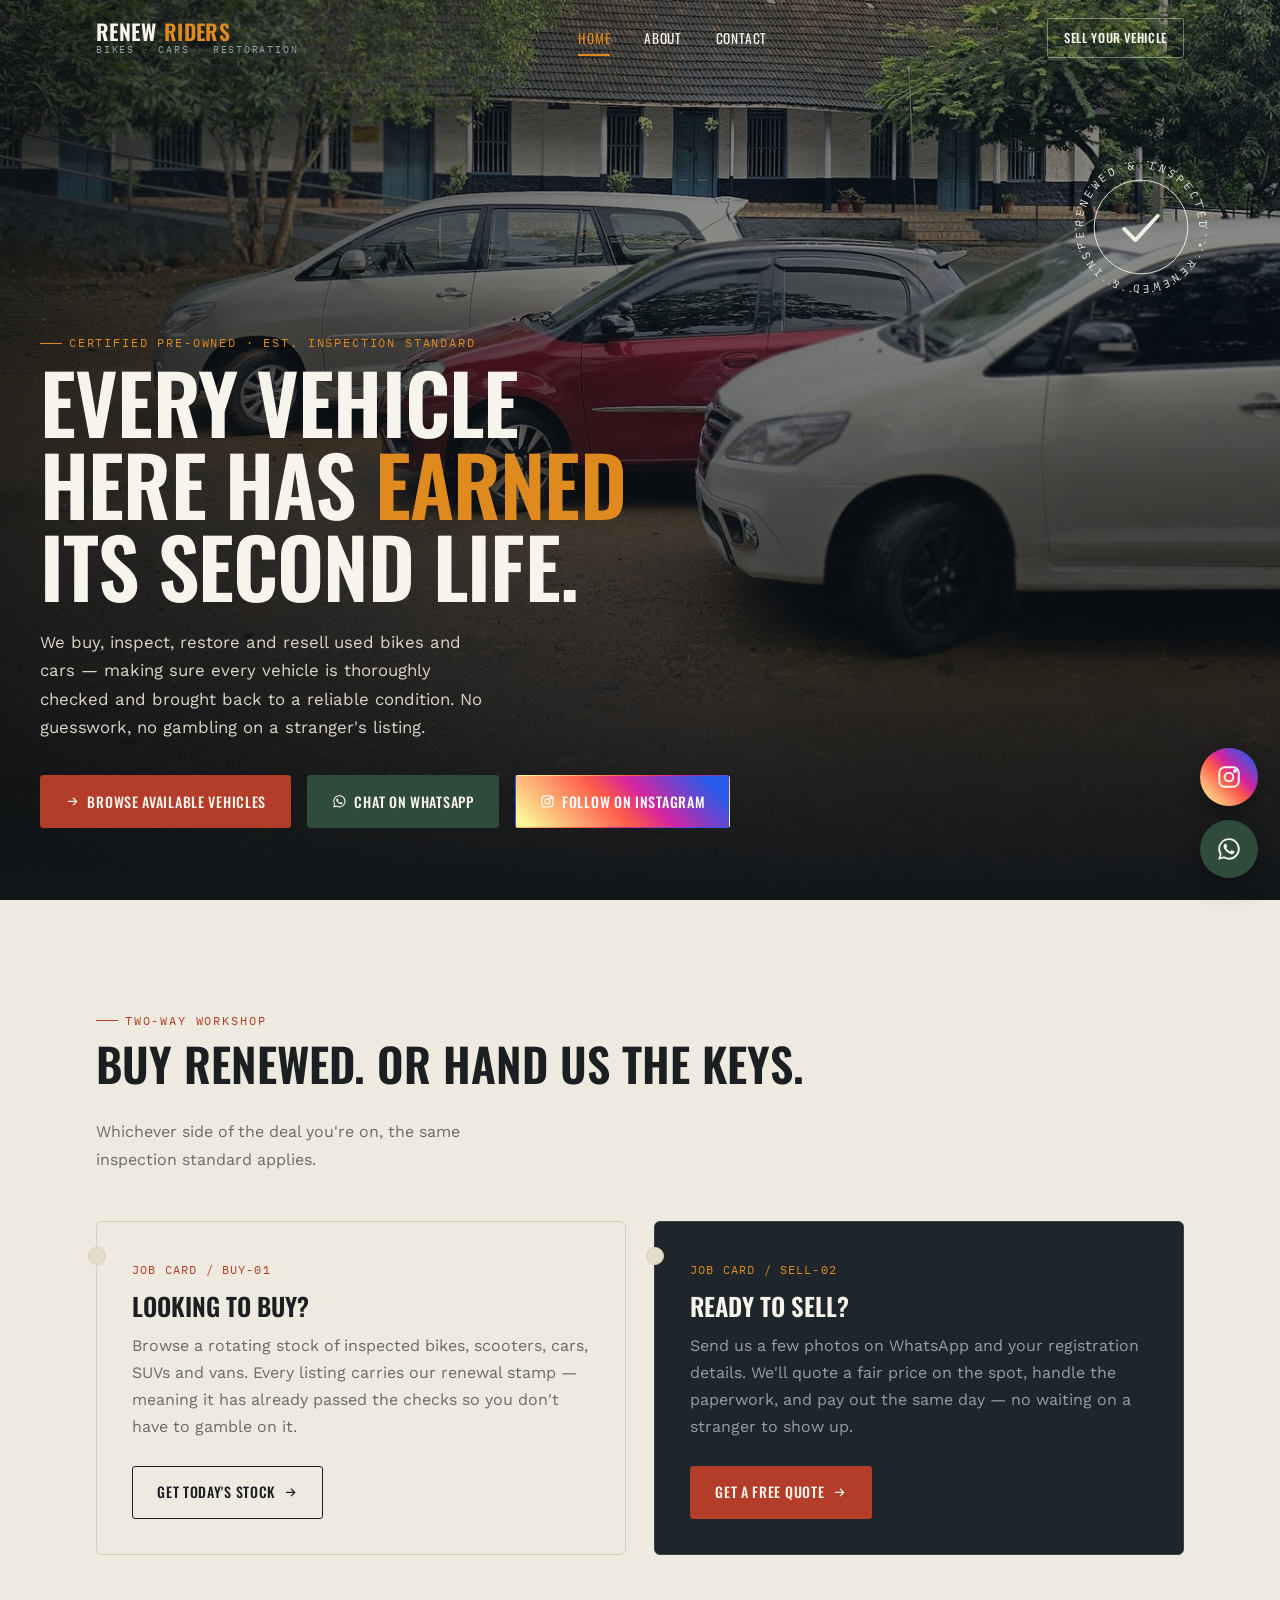
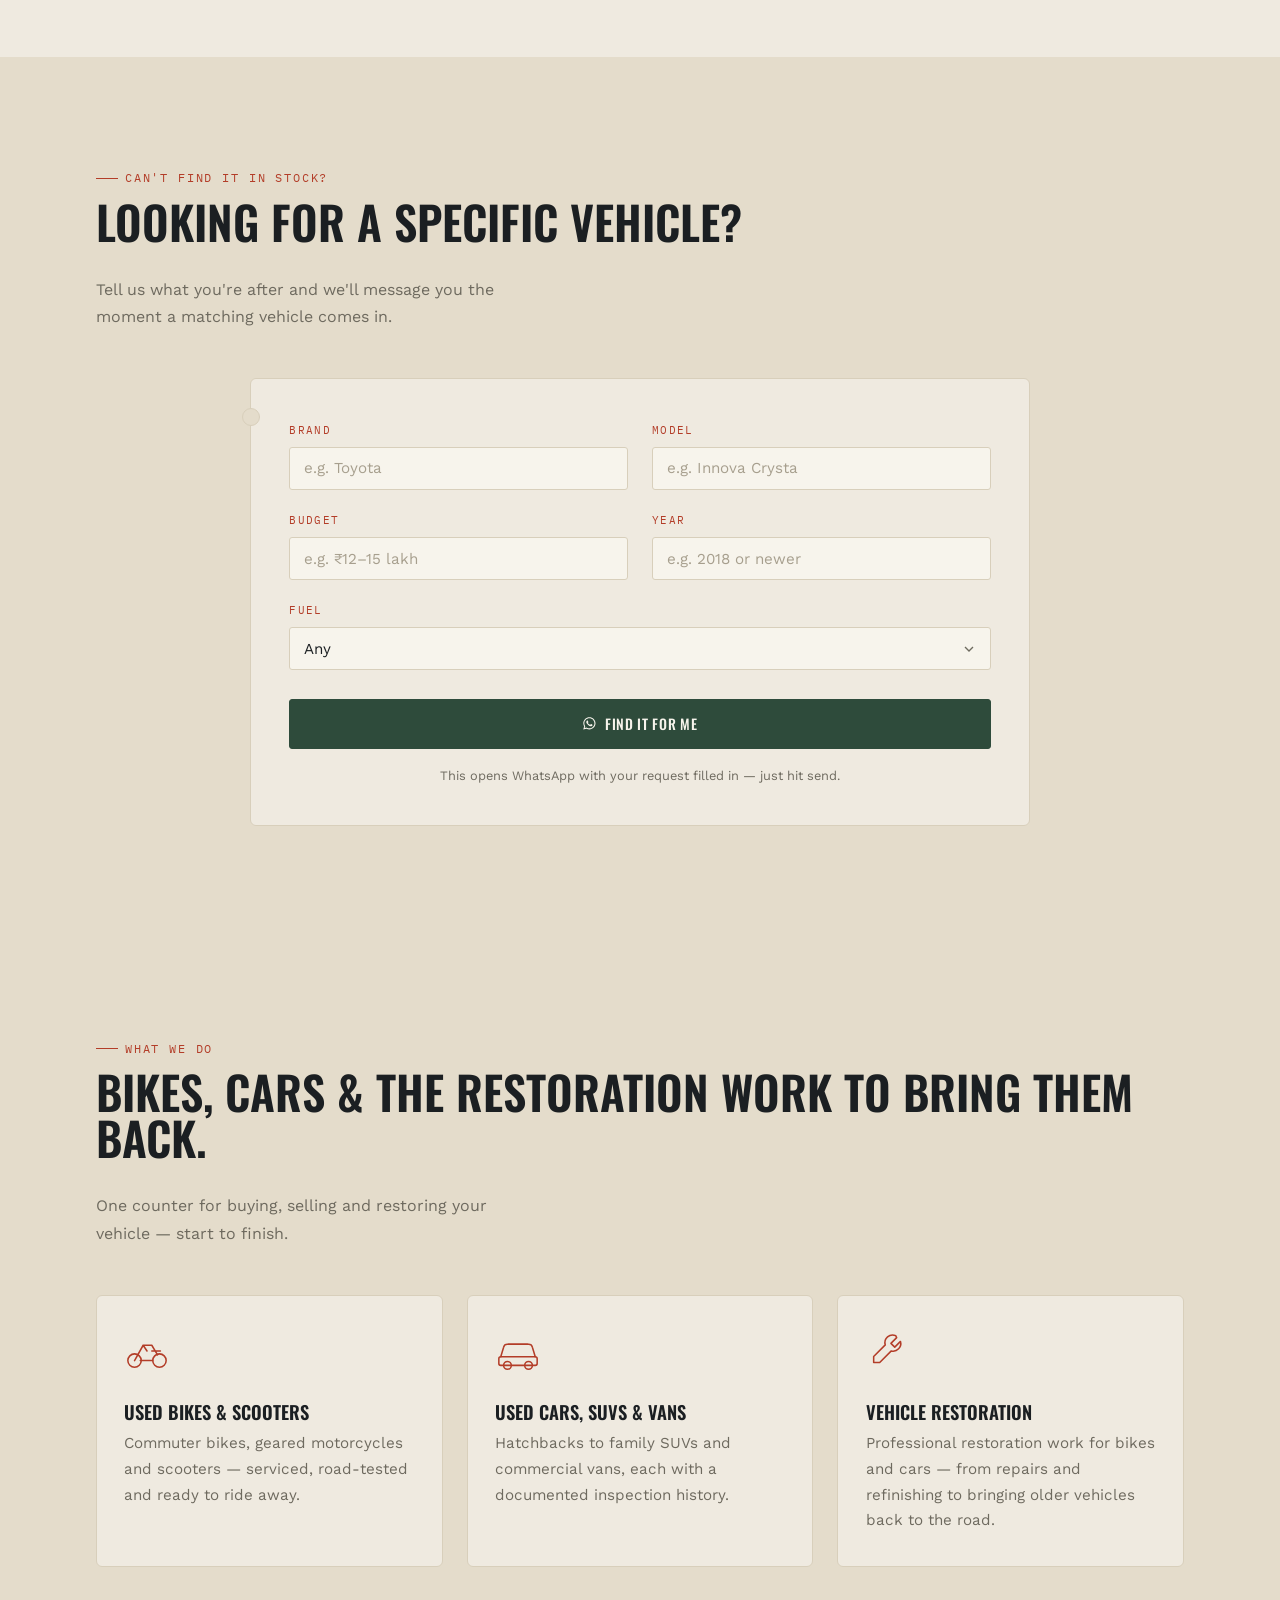
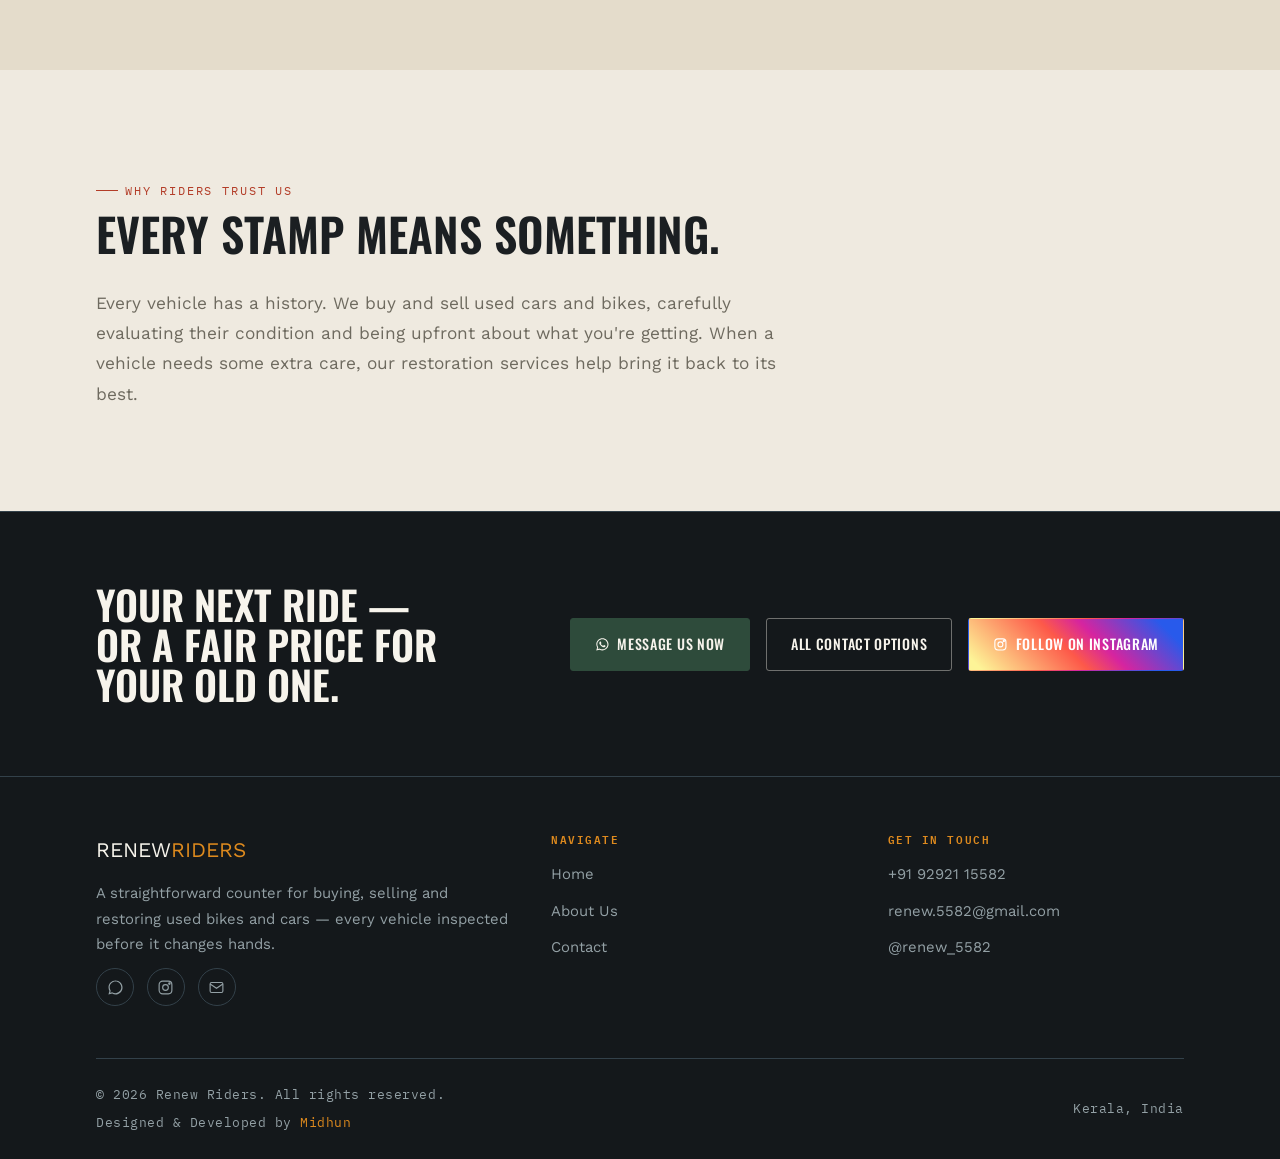
<file: index.html>
<!DOCTYPE html>
<html lang="en">
<head>
<meta charset="UTF-8">
<meta name="viewport" content="width=device-width, initial-scale=1.0">
<title>Renew Riders — Used Bikes, Cars &amp; Vehicle Restoration</title>
<meta name="description" content="Renew Riders buys and sells inspected used bikes and cars, and offers professional vehicle restoration. Every vehicle is thoroughly checked before it reaches you.">
<link rel="icon" href="assets/favicon.svg" type="image/svg+xml">
<link rel="preconnect" href="https://fonts.googleapis.com">
<link rel="preconnect" href="https://fonts.gstatic.com" crossorigin>
<link href="https://fonts.googleapis.com/css2?family=Oswald:wght@400;500;600;700&family=Work+Sans:wght@400;500;600&family=IBM+Plex+Mono:wght@400;500&display=swap" rel="stylesheet">
<link rel="stylesheet" href="css/style.css">
</head>
<body>

<!-- ============ HEADER ============ -->
<header class="site-header">
  <div class="container">
    <a href="index.html" class="brand">
      <span class="brand-mark">RENEW<span>RIDERS</span></span>
      <span class="brand-tag">Bikes · Cars · Restoration</span>
    </a>
    <nav class="nav-links">
      <a href="index.html" class="is-active">Home</a>
      <a href="about.html">About</a>
      <a href="contact.html">Contact</a>
    </nav>
    <div class="nav-cta">
      <a class="btn btn-ghost-dark" href="contact.html">Sell Your Vehicle</a>
      <button class="nav-toggle" aria-label="Open menu" aria-expanded="false">
        <svg class="icon-burger" viewBox="0 0 24 24" fill="none" stroke="currentColor" stroke-width="1.8"><line x1="3" y1="6" x2="21" y2="6"/><line x1="3" y1="12" x2="21" y2="12"/><line x1="3" y1="18" x2="21" y2="18"/></svg>
        <svg class="icon-close" viewBox="0 0 24 24" fill="none" stroke="currentColor" stroke-width="1.8"><line x1="5" y1="5" x2="19" y2="19"/><line x1="19" y1="5" x2="5" y2="19"/></svg>
      </button>
    </div>
  </div>
</header>

<div class="mobile-drawer">
  <a href="index.html" class="is-active">Home</a>
  <a href="about.html">About</a>
  <a href="contact.html">Contact</a>
  <a class="btn btn-primary" href="https://wa.me/919292115582" target="_blank" rel="noopener">Chat on WhatsApp</a>
</div>

<!-- ============ HERO ============ -->
<section class="hero" style="background-image: url('assets/hero-desktop.jpg');">
  <div class="stamp" aria-hidden="true">
    <svg class="stamp-spin" viewBox="0 0 160 160" fill="none">
      <defs>
        <path id="stampCircle" d="M80,80 m-62,0 a62,62 0 1,1 124,0 a62,62 0 1,1 -124,0"/>
      </defs>
      <circle cx="80" cy="80" r="70" stroke="currentColor" stroke-width="1" stroke-dasharray="2 6"/>
      <circle cx="80" cy="80" r="50" stroke="currentColor" stroke-width="1"/>
      <text font-family="IBM Plex Mono, monospace" font-size="11.5" letter-spacing="3" fill="currentColor">
        <textPath href="#stampCircle" startOffset="0%">RENEWED &amp; INSPECTED • RENEWED &amp; INSPECTED •</textPath>
      </text>
    </svg>
    <svg viewBox="0 0 160 160" style="position:absolute; inset:0;">
      <path d="M62 82 l12 12 24 -26" fill="none" stroke="currentColor" stroke-width="4" stroke-linecap="round" stroke-linejoin="round"/>
    </svg>
  </div>

  <div class="hero-inner container">
    <span class="eyebrow on-dark">Certified pre-owned · Est. inspection standard</span>
    <h1>Every vehicle here has <em>earned</em> its second life.</h1>
    <p class="hero-sub">We buy, inspect, restore and resell used bikes and cars — making sure every vehicle is thoroughly checked and brought back to a reliable condition. No guesswork, no gambling on a stranger's listing.</p>
    <div class="hero-actions">
      <a class="btn btn-primary" href="contact.html">
        <svg viewBox="0 0 24 24" fill="none" stroke="currentColor" stroke-width="2"><path d="M5 12h14M13 6l6 6-6 6"/></svg>
        Browse Available Vehicles
      </a>
      <a class="btn btn-whatsapp" href="https://wa.me/919292115582" target="_blank" rel="noopener">
        <svg viewBox="0 0 24 24" fill="currentColor"><path d="M12.04 2C6.58 2 2.13 6.45 2.13 11.91c0 1.75.46 3.45 1.32 4.95L2 22l5.29-1.39a9.9 9.9 0 0 0 4.75 1.21h.01c5.46 0 9.9-4.45 9.9-9.91C21.95 6.45 17.5 2 12.04 2zm0 18.06h-.01a8.2 8.2 0 0 1-4.19-1.15l-.3-.18-3.14.82.84-3.06-.2-.31a8.15 8.15 0 0 1-1.26-4.37c0-4.51 3.68-8.19 8.2-8.19 2.19 0 4.25.85 5.8 2.4a8.13 8.13 0 0 1 2.4 5.8c0 4.52-3.68 8.24-8.14 8.24zm4.5-6.16c-.25-.12-1.47-.72-1.7-.81-.23-.08-.4-.12-.56.13-.17.25-.64.81-.79.97-.14.17-.29.19-.54.06-.25-.12-1.04-.38-1.98-1.22-.73-.65-1.23-1.46-1.37-1.7-.14-.25-.02-.38.11-.51.11-.11.25-.29.37-.43.12-.15.16-.25.24-.42.08-.17.04-.31-.02-.44-.06-.12-.56-1.35-.77-1.85-.2-.48-.41-.42-.56-.43h-.48c-.17 0-.44.06-.67.31s-.88.86-.88 2.1.9 2.44 1.03 2.61c.13.17 1.77 2.7 4.28 3.79.6.26 1.06.41 1.43.53.6.19 1.15.16 1.58.1.48-.07 1.47-.6 1.68-1.18.21-.58.21-1.08.15-1.18-.06-.1-.23-.16-.48-.28z"/></svg>
        Chat on WhatsApp
      </a>
      <a class="btn btn-instagram" href="https://www.instagram.com/renew_5582/" target="_blank" rel="noopener">
        <svg viewBox="0 0 24 24" fill="none" stroke="currentColor" stroke-width="1.8"><rect x="3" y="3" width="18" height="18" rx="5"/><circle cx="12" cy="12" r="4"/><circle cx="17.5" cy="6.5" r="1"/></svg>
        Follow on Instagram
      </a>
    </div>
  </div>
</section>

<!-- ============ BUY / SELL ============ -->
<section class="section">
  <div class="container">
    <div class="section-head reveal">
      <div>
        <span class="eyebrow">Two-way workshop</span>
        <h2>Buy renewed. Or hand&nbsp;us the keys.</h2>
      </div>
      <p>Whichever side of the deal you're on, the same inspection standard applies.</p>
    </div>

    <div class="job-panels">
      <article class="job-card reveal">
        <span class="tag-no">JOB CARD / BUY-01</span>
        <h3>Looking to buy?</h3>
        <p>Browse a rotating stock of inspected bikes, scooters, cars, SUVs and vans. Every listing carries our renewal stamp — meaning it has already passed the checks so you don't have to gamble on it.</p>
        <a class="btn btn-ghost-light" href="contact.html">Get Today's Stock<svg viewBox="0 0 24 24" fill="none" stroke="currentColor" stroke-width="2"><path d="M5 12h14M13 6l6 6-6 6"/></svg></a>
      </article>

      <article class="job-card job-card--dark reveal">
        <span class="tag-no">JOB CARD / SELL-02</span>
        <h3>Ready to sell?</h3>
        <p>Send us a few photos on WhatsApp and your registration details. We'll quote a fair price on the spot, handle the paperwork, and pay out the same day — no waiting on a stranger to show up.</p>
        <a class="btn btn-primary" href="contact.html">Get a Free Quote<svg viewBox="0 0 24 24" fill="none" stroke="currentColor" stroke-width="2"><path d="M5 12h14M13 6l6 6-6 6"/></svg></a>
      </article>
    </div>
  </div>
</section>

<!-- ============ FIND IT FOR ME ============ -->
<section class="section section-paper2">
  <div class="container">
    <div class="section-head reveal">
      <div>
        <span class="eyebrow">Can't find it in stock?</span>
        <h2>Looking for a specific vehicle?</h2>
      </div>
      <p>Tell us what you're after and we'll message you the moment a matching vehicle comes in.</p>
    </div>

    <form class="finder-card reveal" id="finderForm">
      <div class="finder-grid">
        <label class="finder-field">
          <span>Brand</span>
          <input type="text" name="brand" placeholder="e.g. Toyota" required>
        </label>
        <label class="finder-field">
          <span>Model</span>
          <input type="text" name="model" placeholder="e.g. Innova Crysta" required>
        </label>
        <label class="finder-field">
          <span>Budget</span>
          <input type="text" name="budget" placeholder="e.g. ₹12–15 lakh" required>
        </label>
        <label class="finder-field">
          <span>Year</span>
          <input type="text" name="year" placeholder="e.g. 2018 or newer">
        </label>
        <label class="finder-field full">
          <span>Fuel</span>
          <select name="fuel">
            <option value="">Any</option>
            <option>Petrol</option>
            <option>Diesel</option>
            <option>CNG</option>
            <option>Electric</option>
          </select>
        </label>
      </div>
      <button type="submit" class="btn btn-whatsapp btn-block">
        <svg viewBox="0 0 24 24" fill="currentColor"><path d="M12.04 2C6.58 2 2.13 6.45 2.13 11.91c0 1.75.46 3.45 1.32 4.95L2 22l5.29-1.39a9.9 9.9 0 0 0 4.75 1.21h.01c5.46 0 9.9-4.45 9.9-9.91C21.95 6.45 17.5 2 12.04 2zm0 18.06h-.01a8.2 8.2 0 0 1-4.19-1.15l-.3-.18-3.14.82.84-3.06-.2-.31a8.15 8.15 0 0 1-1.26-4.37c0-4.51 3.68-8.19 8.2-8.19 2.19 0 4.25.85 5.8 2.4a8.13 8.13 0 0 1 2.4 5.8c0 4.52-3.68 8.24-8.14 8.24zm4.5-6.16c-.25-.12-1.47-.72-1.7-.81-.23-.08-.4-.12-.56.13-.17.25-.64.81-.79.97-.14.17-.29.19-.54.06-.25-.12-1.04-.38-1.98-1.22-.73-.65-1.23-1.46-1.37-1.7-.14-.25-.02-.38.11-.51.11-.11.25-.29.37-.43.12-.15.16-.25.24-.42.08-.17.04-.31-.02-.44-.06-.12-.56-1.35-.77-1.85-.2-.48-.41-.42-.56-.43h-.48c-.17 0-.44.06-.67.31s-.88.86-.88 2.1.9 2.44 1.03 2.61c.13.17 1.77 2.7 4.28 3.79.6.26 1.06.41 1.43.53.6.19 1.15.16 1.58.1.48-.07 1.47-.6 1.68-1.18.21-.58.21-1.08.15-1.18-.06-.1-.23-.16-.48-.28z"/></svg>
        Find It For Me
      </button>
      <p class="finder-note">This opens WhatsApp with your request filled in — just hit send.</p>
    </form>
  </div>
</section>

<!-- ============ CATEGORIES / SPARE PARTS ============ -->
<section class="section section-paper2">
  <div class="container">
    <div class="section-head reveal">
      <div>
        <span class="eyebrow">What we do</span>
        <h2>Bikes, cars &amp; the restoration work to bring them back.</h2>
      </div>
      <p>One counter for buying, selling and restoring your vehicle — start to finish.</p>
    </div>

    <div class="cat-grid">
      <article class="cat-card reveal">
        <svg class="cat-icon" viewBox="0 0 48 48" fill="none" stroke="currentColor" stroke-width="1.6">
          <circle cx="11" cy="34" r="7"/><circle cx="37" cy="34" r="7"/>
          <path d="M11 34 20 18h9l6 10M20 18l4 6M29 24h9M17 34h13" stroke-linecap="round" stroke-linejoin="round"/>
        </svg>
        <h3>Used Bikes &amp; Scooters</h3>
        <p>Commuter bikes, geared motorcycles and scooters — serviced, road-tested and ready to ride away.</p>
      </article>

      <article class="cat-card reveal">
        <svg class="cat-icon" viewBox="0 0 48 48" fill="none" stroke="currentColor" stroke-width="1.6">
          <path d="M6 30l3-10a4 4 0 0 1 4-3h22a4 4 0 0 1 4 3l3 10" stroke-linecap="round" stroke-linejoin="round"/>
          <rect x="4" y="30" width="40" height="9" rx="2"/>
          <circle cx="13" cy="39" r="4"/><circle cx="35" cy="39" r="4"/>
          <path d="M14 17h20" stroke-linecap="round"/>
        </svg>
        <h3>Used Cars, SUVs &amp; Vans</h3>
        <p>Hatchbacks to family SUVs and commercial vans, each with a documented inspection history.</p>
      </article>

      <article class="cat-card reveal">
        <svg class="cat-icon" viewBox="0 0 48 48" fill="none" stroke="currentColor" stroke-width="1.6">
          <path d="M31 8a8 8 0 0 0-10.9 9.6L8 29.7v6.3h6.3l12.1-12.1A8 8 0 0 0 36 14l-6 6-4-4 6-6z" stroke-linecap="round" stroke-linejoin="round"/>
        </svg>
        <h3>Vehicle Restoration</h3>
        <p>Professional restoration work for bikes and cars — from repairs and refinishing to bringing older vehicles back to the road.</p>
      </article>
    </div>
  </div>
</section>

<!-- ============ EVERY STAMP MEANS SOMETHING ============ -->
<section class="section">
  <div class="container">
    <div class="section-head reveal">
      <div>
        <span class="eyebrow">Why riders trust us</span>
        <h2>Every stamp means something.</h2>
      </div>
    </div>
    <p class="stamp-copy reveal">Every vehicle has a history. We buy and sell used cars and bikes, carefully evaluating their condition and being upfront about what you're getting. When a vehicle needs some extra care, our restoration services help bring it back to its best.</p>
  </div>
</section>

<!-- ============ CTA BAND ============ -->
<section class="cta-band">
  <div class="container">
    <h2>Your next ride — or a fair price for your old one.</h2>
    <div class="cta-actions">
      <a class="btn btn-whatsapp" href="https://wa.me/919292115582" target="_blank" rel="noopener">
        <svg viewBox="0 0 24 24" fill="currentColor"><path d="M12.04 2C6.58 2 2.13 6.45 2.13 11.91c0 1.75.46 3.45 1.32 4.95L2 22l5.29-1.39a9.9 9.9 0 0 0 4.75 1.21h.01c5.46 0 9.9-4.45 9.9-9.91C21.95 6.45 17.5 2 12.04 2zm0 18.06h-.01a8.2 8.2 0 0 1-4.19-1.15l-.3-.18-3.14.82.84-3.06-.2-.31a8.15 8.15 0 0 1-1.26-4.37c0-4.51 3.68-8.19 8.2-8.19 2.19 0 4.25.85 5.8 2.4a8.13 8.13 0 0 1 2.4 5.8c0 4.52-3.68 8.24-8.14 8.24zm4.5-6.16c-.25-.12-1.47-.72-1.7-.81-.23-.08-.4-.12-.56.13-.17.25-.64.81-.79.97-.14.17-.29.19-.54.06-.25-.12-1.04-.38-1.98-1.22-.73-.65-1.23-1.46-1.37-1.7-.14-.25-.02-.38.11-.51.11-.11.25-.29.37-.43.12-.15.16-.25.24-.42.08-.17.04-.31-.02-.44-.06-.12-.56-1.35-.77-1.85-.2-.48-.41-.42-.56-.43h-.48c-.17 0-.44.06-.67.31s-.88.86-.88 2.1.9 2.44 1.03 2.61c.13.17 1.77 2.7 4.28 3.79.6.26 1.06.41 1.43.53.6.19 1.15.16 1.58.1.48-.07 1.47-.6 1.68-1.18.21-.58.21-1.08.15-1.18-.06-.1-.23-.16-.48-.28z"/></svg>
        Message Us Now
      </a>
      <a class="btn btn-ghost-dark" href="contact.html">All Contact Options</a>
      <a class="btn btn-instagram" href="https://www.instagram.com/renew_5582/" target="_blank" rel="noopener">
        <svg viewBox="0 0 24 24" fill="none" stroke="currentColor" stroke-width="1.8"><rect x="3" y="3" width="18" height="18" rx="5"/><circle cx="12" cy="12" r="4"/><circle cx="17.5" cy="6.5" r="1"/></svg>
        Follow on Instagram
      </a>
    </div>
  </div>
</section>

<!-- ============ FOOTER ============ -->
<footer class="site-footer">
  <div class="container">
    <div class="footer-grid">
      <div class="footer-col">
        <div class="brand-mark">RENEW<span>RIDERS</span></div>
        <p>A straightforward counter for buying, selling and restoring used bikes and cars — every vehicle inspected before it changes hands.</p>
        <div class="footer-social">
          <a href="https://wa.me/919292115582" target="_blank" rel="noopener" aria-label="WhatsApp">
            <svg viewBox="0 0 24 24" fill="currentColor"><path d="M12.04 2C6.58 2 2.13 6.45 2.13 11.91c0 1.75.46 3.45 1.32 4.95L2 22l5.29-1.39a9.9 9.9 0 0 0 4.75 1.21h.01c5.46 0 9.9-4.45 9.9-9.91C21.95 6.45 17.5 2 12.04 2zm0 18.06h-.01a8.2 8.2 0 0 1-4.19-1.15l-.3-.18-3.14.82.84-3.06-.2-.31a8.15 8.15 0 0 1-1.26-4.37c0-4.51 3.68-8.19 8.2-8.19 2.19 0 4.25.85 5.8 2.4a8.13 8.13 0 0 1 2.4 5.8c0 4.52-3.68 8.24-8.14 8.24z"/></svg>
          </a>
          <a href="https://www.instagram.com/renew_5582/" target="_blank" rel="noopener" aria-label="Instagram">
            <svg viewBox="0 0 24 24" fill="none" stroke="currentColor" stroke-width="1.6"><rect x="3" y="3" width="18" height="18" rx="5"/><circle cx="12" cy="12" r="4"/><circle cx="17.5" cy="6.5" r="1"/></svg>
          </a>
          <a href="mailto:renew.5582@gmail.com" aria-label="Email">
            <svg viewBox="0 0 24 24" fill="none" stroke="currentColor" stroke-width="1.6"><rect x="3" y="5" width="18" height="14" rx="2"/><path d="M3 7l9 6 9-6"/></svg>
          </a>
        </div>
      </div>
      <div class="footer-col">
        <h4>Navigate</h4>
        <a href="index.html">Home</a>
        <a href="about.html">About Us</a>
        <a href="contact.html">Contact</a>
      </div>
      <div class="footer-col">
        <h4>Get In Touch</h4>
        <a href="https://wa.me/919292115582" target="_blank" rel="noopener">+91 92921 15582</a>
        <a href="mailto:renew.5582@gmail.com">renew.5582@gmail.com</a>
        <a href="https://www.instagram.com/renew_5582/" target="_blank" rel="noopener">@renew_5582</a>
      </div>
    </div>
    <div class="footer-bottom">
      <span class="f-mono">&copy; <span data-year>2026</span> Renew Riders. All rights reserved.
        <span class="footer-credit">Designed &amp; Developed by <a href="https://www.instagram.com/iam.midhun/" target="_blank" rel="noopener">Midhun</a></span>
      </span>
      <span class="f-mono">Kerala, India</span>
    </div>
  </div>
</footer>

<div class="float-stack">
  <a class="float-btn float-instagram" href="https://www.instagram.com/renew_5582/" target="_blank" rel="noopener" aria-label="Message us on Instagram">
    <svg viewBox="0 0 24 24" fill="none" stroke="currentColor" stroke-width="1.8"><rect x="3" y="3" width="18" height="18" rx="5"/><circle cx="12" cy="12" r="4"/><circle cx="17.5" cy="6.5" r="1"/></svg>
  </a>
  <a class="float-btn float-whatsapp" href="https://wa.me/919292115582" target="_blank" rel="noopener" aria-label="Chat on WhatsApp">
    <svg viewBox="0 0 24 24" fill="currentColor"><path d="M12.04 2C6.58 2 2.13 6.45 2.13 11.91c0 1.75.46 3.45 1.32 4.95L2 22l5.29-1.39a9.9 9.9 0 0 0 4.75 1.21h.01c5.46 0 9.9-4.45 9.9-9.91C21.95 6.45 17.5 2 12.04 2zm0 18.06h-.01a8.2 8.2 0 0 1-4.19-1.15l-.3-.18-3.14.82.84-3.06-.2-.31a8.15 8.15 0 0 1-1.26-4.37c0-4.51 3.68-8.19 8.2-8.19 2.19 0 4.25.85 5.8 2.4a8.13 8.13 0 0 1 2.4 5.8c0 4.52-3.68 8.24-8.14 8.24zm4.5-6.16c-.25-.12-1.47-.72-1.7-.81-.23-.08-.4-.12-.56.13-.17.25-.64.81-.79.97-.14.17-.29.19-.54.06-.25-.12-1.04-.38-1.98-1.22-.73-.65-1.23-1.46-1.37-1.7-.14-.25-.02-.38.11-.51.11-.11.25-.29.37-.43.12-.15.16-.25.24-.42.08-.17.04-.31-.02-.44-.06-.12-.56-1.35-.77-1.85-.2-.48-.41-.42-.56-.43h-.48c-.17 0-.44.06-.67.31s-.88.86-.88 2.1.9 2.44 1.03 2.61c.13.17 1.77 2.7 4.28 3.79.6.26 1.06.41 1.43.53.6.19 1.15.16 1.58.1.48-.07 1.47-.6 1.68-1.18.21-.58.21-1.08.15-1.18-.06-.1-.23-.16-.48-.28z"/></svg>
  </a>
</div>

<script src="js/main.js"></script>
</body>
</html>
</file>
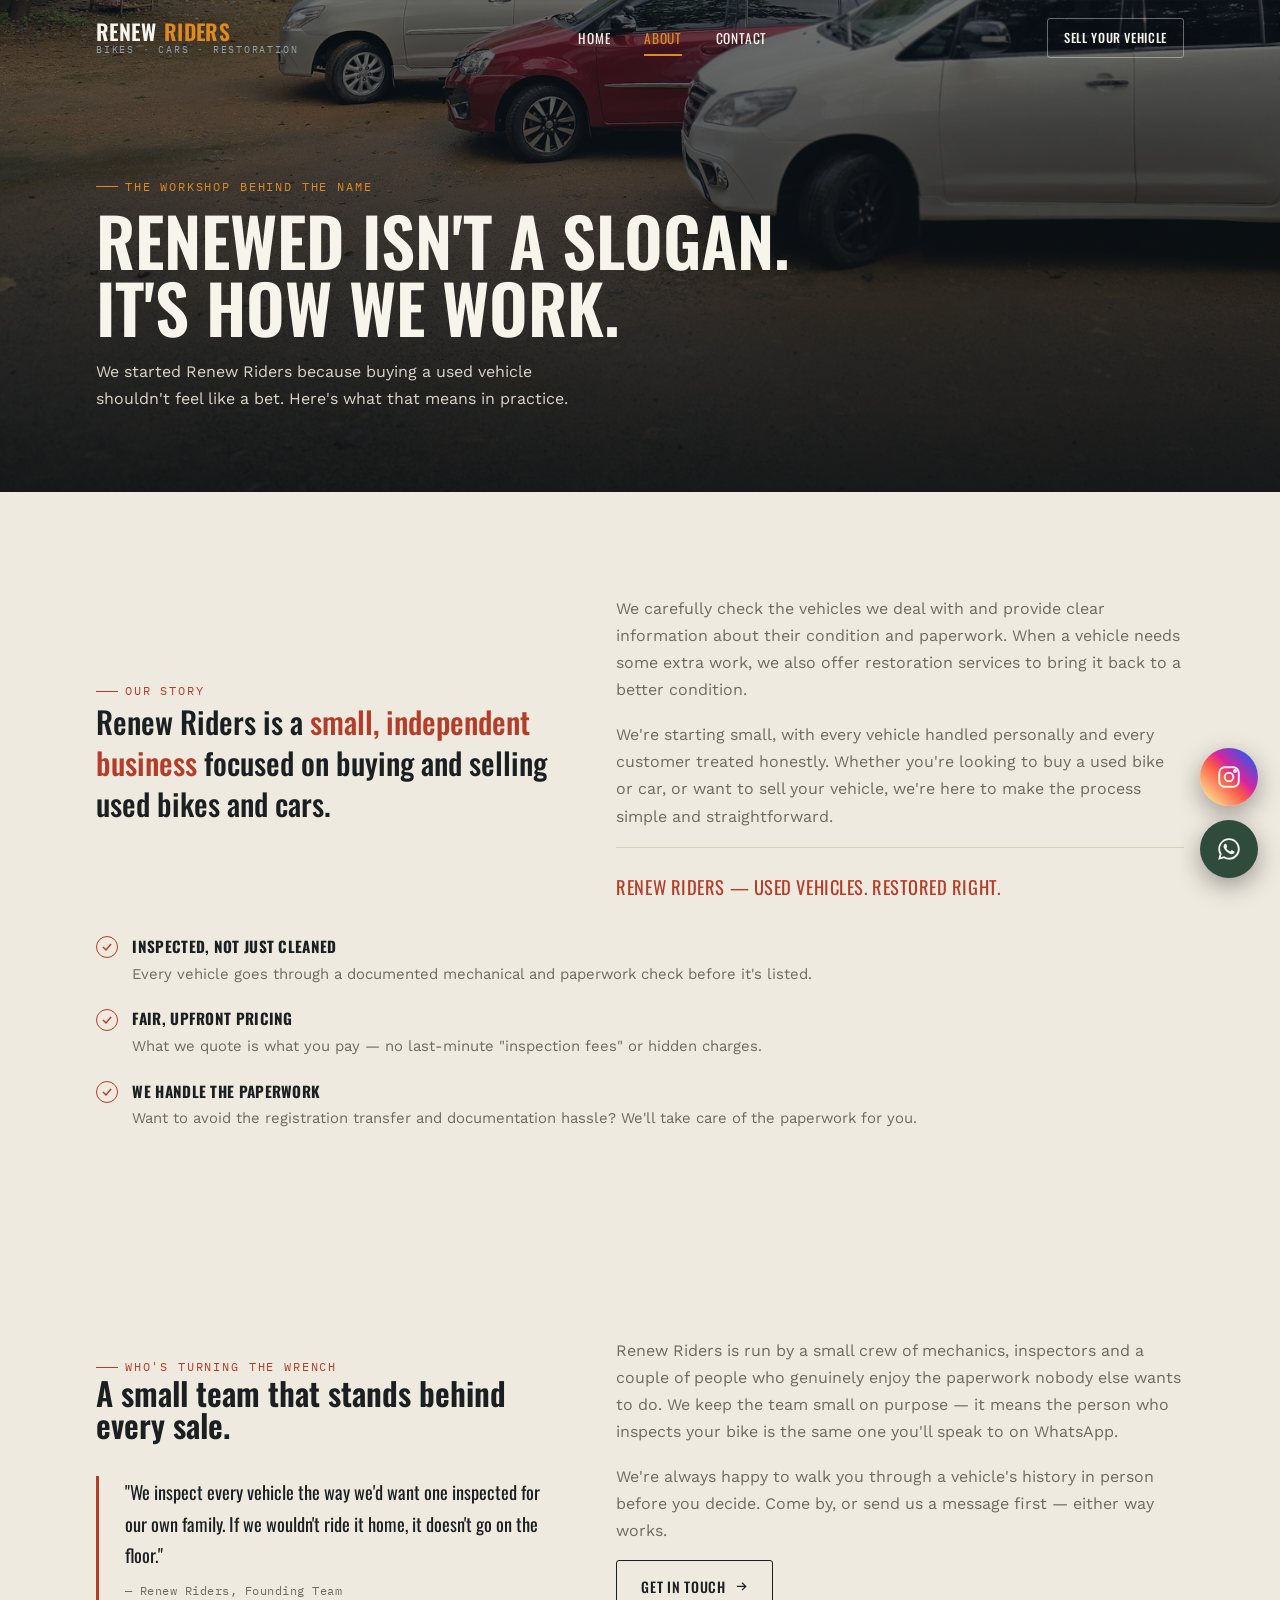
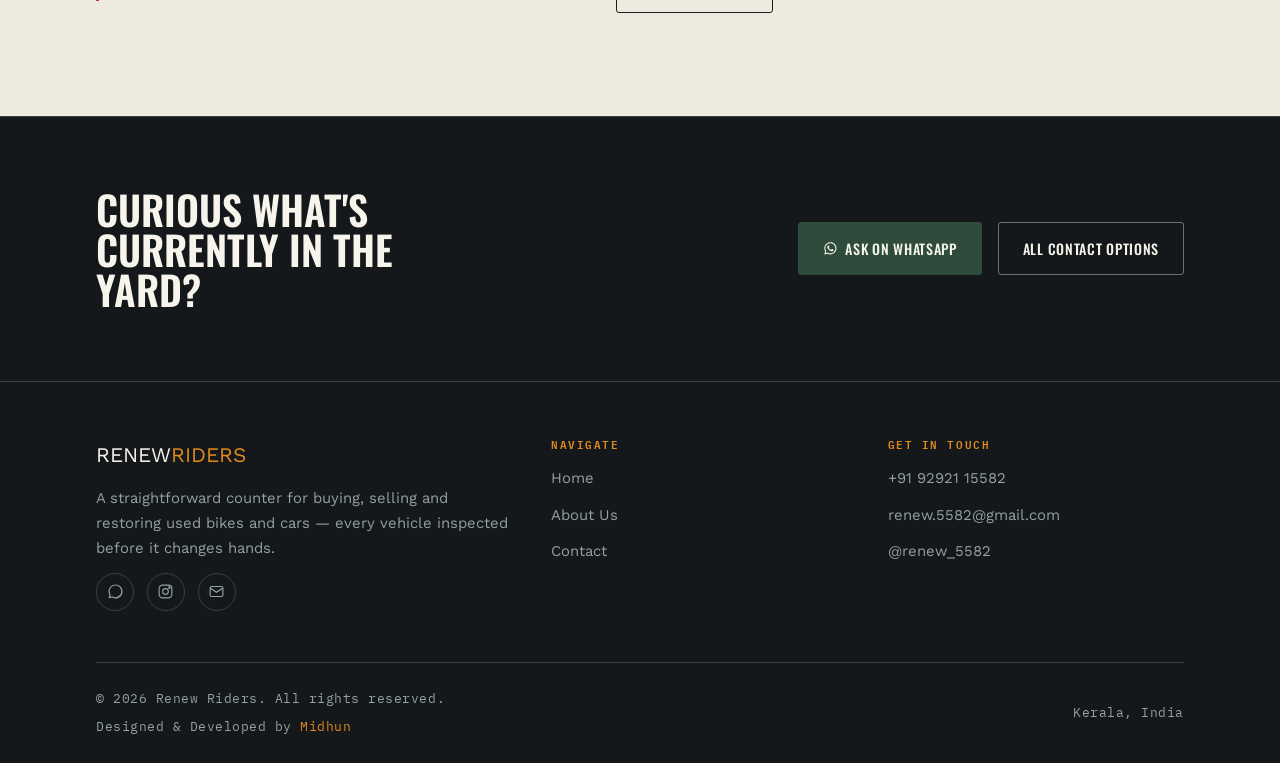
<file: about.html>
<!DOCTYPE html>
<html lang="en">
<head>
<meta charset="UTF-8">
<meta name="viewport" content="width=device-width, initial-scale=1.0">
<title>About Us — Renew Riders</title>
<meta name="description" content="Renew Riders is a small, independent Kerala-based used vehicle business — every bike and car we deal with is carefully inspected, with restoration services available when needed.">
<link rel="icon" href="assets/favicon.svg" type="image/svg+xml">
<link rel="preconnect" href="https://fonts.googleapis.com">
<link rel="preconnect" href="https://fonts.gstatic.com" crossorigin>
<link href="https://fonts.googleapis.com/css2?family=Oswald:wght@400;500;600;700&family=Work+Sans:wght@400;500;600&family=IBM+Plex+Mono:wght@400;500&display=swap" rel="stylesheet">
<link rel="stylesheet" href="css/style.css">
</head>
<body>

<!-- ============ HEADER ============ -->
<header class="site-header">
  <div class="container">
    <a href="index.html" class="brand">
      <span class="brand-mark">RENEW<span>RIDERS</span></span>
      <span class="brand-tag">Bikes · Cars · Restoration</span>
    </a>
    <nav class="nav-links">
      <a href="index.html">Home</a>
      <a href="about.html" class="is-active">About</a>
      <a href="contact.html">Contact</a>
    </nav>
    <div class="nav-cta">
      <a class="btn btn-ghost-dark" href="contact.html">Sell Your Vehicle</a>
      <button class="nav-toggle" aria-label="Open menu" aria-expanded="false">
        <svg class="icon-burger" viewBox="0 0 24 24" fill="none" stroke="currentColor" stroke-width="1.8"><line x1="3" y1="6" x2="21" y2="6"/><line x1="3" y1="12" x2="21" y2="12"/><line x1="3" y1="18" x2="21" y2="18"/></svg>
        <svg class="icon-close" viewBox="0 0 24 24" fill="none" stroke="currentColor" stroke-width="1.8"><line x1="5" y1="5" x2="19" y2="19"/><line x1="19" y1="5" x2="5" y2="19"/></svg>
      </button>
    </div>
  </div>
</header>

<div class="mobile-drawer">
  <a href="index.html">Home</a>
  <a href="about.html" class="is-active">About</a>
  <a href="contact.html">Contact</a>
  <a class="btn btn-primary" href="https://wa.me/919292115582" target="_blank" rel="noopener">Chat on WhatsApp</a>
</div>

<!-- ============ PAGE HERO ============ -->
<section class="page-hero" style="background-image:url('assets/hero-about.jpg');">
  <div class="container">
    <span class="eyebrow on-dark">The workshop behind the name</span>
    <h1>Renewed isn't a slogan. It's how we work.</h1>
    <p>We started Renew Riders because buying a used vehicle shouldn't feel like a bet. Here's what that means in practice.</p>
  </div>
</section>

<!-- ============ STORY SPLIT ============ -->
<section class="section">
  <div class="container">
    <div class="split">
      <div>
        <span class="eyebrow">Our story</span>
        <p class="lede reveal">Renew Riders is a <em>small, independent business</em> focused on buying and selling used bikes and cars.</p>
      </div>
      <div class="body-copy reveal">
        <p>We carefully check the vehicles we deal with and provide clear information about their condition and paperwork. When a vehicle needs some extra work, we also offer restoration services to bring it back to a better condition.</p>
        <p>We're starting small, with every vehicle handled personally and every customer treated honestly. Whether you're looking to buy a used bike or car, or want to sell your vehicle, we're here to make the process simple and straightforward.</p>
        <p class="story-tagline">Renew Riders — Used Vehicles. Restored Right.</p>
      </div>
    </div>

    <ul class="value-list reveal">
      <li>
        <span class="chk"><svg viewBox="0 0 24 24" fill="none" stroke="currentColor" stroke-width="3"><path d="M4 12l6 6L20 6"/></svg></span>
        <div><strong>Inspected, not just cleaned</strong><span>Every vehicle goes through a documented mechanical and paperwork check before it's listed.</span></div>
      </li>
      <li>
        <span class="chk"><svg viewBox="0 0 24 24" fill="none" stroke="currentColor" stroke-width="3"><path d="M4 12l6 6L20 6"/></svg></span>
        <div><strong>Fair, upfront pricing</strong><span>What we quote is what you pay — no last-minute "inspection fees" or hidden charges.</span></div>
      </li>
      <li>
        <span class="chk"><svg viewBox="0 0 24 24" fill="none" stroke="currentColor" stroke-width="3"><path d="M4 12l6 6L20 6"/></svg></span>
        <div><strong>We handle the paperwork</strong><span>Want to avoid the registration transfer and documentation hassle? We'll take care of the paperwork for you.</span></div>
      </li>
    </ul>
  </div>
</section>

<!-- ============ TEAM / QUOTE ============ -->
<section class="section">
  <div class="container">
    <div class="split">
      <div>
        <span class="eyebrow">Who's turning the wrench</span>
        <h2 style="text-transform:none; font-size:2rem; font-weight:600;">A small team that stands behind every sale.</h2>
        <div class="team-quote reveal">
          <p>"We inspect every vehicle the way we'd want one inspected for our own family. If we wouldn't ride it home, it doesn't go on the floor."</p>
          <span>— Renew Riders, Founding Team</span>
        </div>
      </div>
      <div class="body-copy reveal">
        <p>Renew Riders is run by a small crew of mechanics, inspectors and a couple of people who genuinely enjoy the paperwork nobody else wants to do. We keep the team small on purpose — it means the person who inspects your bike is the same one you'll speak to on WhatsApp.</p>
        <p>We're always happy to walk you through a vehicle's history in person before you decide. Come by, or send us a message first — either way works.</p>
        <a class="btn btn-ghost-light" href="contact.html" style="margin-top:1rem;">Get In Touch<svg viewBox="0 0 24 24" fill="none" stroke="currentColor" stroke-width="2"><path d="M5 12h14M13 6l6 6-6 6"/></svg></a>
      </div>
    </div>
  </div>
</section>

<!-- ============ CTA BAND ============ -->
<section class="cta-band">
  <div class="container">
    <h2>Curious what's currently in the yard?</h2>
    <div class="cta-actions">
      <a class="btn btn-whatsapp" href="https://wa.me/919292115582" target="_blank" rel="noopener">
        <svg viewBox="0 0 24 24" fill="currentColor"><path d="M12.04 2C6.58 2 2.13 6.45 2.13 11.91c0 1.75.46 3.45 1.32 4.95L2 22l5.29-1.39a9.9 9.9 0 0 0 4.75 1.21h.01c5.46 0 9.9-4.45 9.9-9.91C21.95 6.45 17.5 2 12.04 2zm0 18.06h-.01a8.2 8.2 0 0 1-4.19-1.15l-.3-.18-3.14.82.84-3.06-.2-.31a8.15 8.15 0 0 1-1.26-4.37c0-4.51 3.68-8.19 8.2-8.19 2.19 0 4.25.85 5.8 2.4a8.13 8.13 0 0 1 2.4 5.8c0 4.52-3.68 8.24-8.14 8.24zm4.5-6.16c-.25-.12-1.47-.72-1.7-.81-.23-.08-.4-.12-.56.13-.17.25-.64.81-.79.97-.14.17-.29.19-.54.06-.25-.12-1.04-.38-1.98-1.22-.73-.65-1.23-1.46-1.37-1.7-.14-.25-.02-.38.11-.51.11-.11.25-.29.37-.43.12-.15.16-.25.24-.42.08-.17.04-.31-.02-.44-.06-.12-.56-1.35-.77-1.85-.2-.48-.41-.42-.56-.43h-.48c-.17 0-.44.06-.67.31s-.88.86-.88 2.1.9 2.44 1.03 2.61c.13.17 1.77 2.7 4.28 3.79.6.26 1.06.41 1.43.53.6.19 1.15.16 1.58.1.48-.07 1.47-.6 1.68-1.18.21-.58.21-1.08.15-1.18-.06-.1-.23-.16-.48-.28z"/></svg>
        Ask on WhatsApp
      </a>
      <a class="btn btn-ghost-dark" href="contact.html">All Contact Options</a>
    </div>
  </div>
</section>

<!-- ============ FOOTER ============ -->
<footer class="site-footer">
  <div class="container">
    <div class="footer-grid">
      <div class="footer-col">
        <div class="brand-mark">RENEW<span>RIDERS</span></div>
        <p>A straightforward counter for buying, selling and restoring used bikes and cars — every vehicle inspected before it changes hands.</p>
        <div class="footer-social">
          <a href="https://wa.me/919292115582" target="_blank" rel="noopener" aria-label="WhatsApp">
            <svg viewBox="0 0 24 24" fill="currentColor"><path d="M12.04 2C6.58 2 2.13 6.45 2.13 11.91c0 1.75.46 3.45 1.32 4.95L2 22l5.29-1.39a9.9 9.9 0 0 0 4.75 1.21h.01c5.46 0 9.9-4.45 9.9-9.91C21.95 6.45 17.5 2 12.04 2zm0 18.06h-.01a8.2 8.2 0 0 1-4.19-1.15l-.3-.18-3.14.82.84-3.06-.2-.31a8.15 8.15 0 0 1-1.26-4.37c0-4.51 3.68-8.19 8.2-8.19 2.19 0 4.25.85 5.8 2.4a8.13 8.13 0 0 1 2.4 5.8c0 4.52-3.68 8.24-8.14 8.24z"/></svg>
          </a>
          <a href="https://www.instagram.com/renew_5582/" target="_blank" rel="noopener" aria-label="Instagram">
            <svg viewBox="0 0 24 24" fill="none" stroke="currentColor" stroke-width="1.6"><rect x="3" y="3" width="18" height="18" rx="5"/><circle cx="12" cy="12" r="4"/><circle cx="17.5" cy="6.5" r="1"/></svg>
          </a>
          <a href="mailto:renew.5582@gmail.com" aria-label="Email">
            <svg viewBox="0 0 24 24" fill="none" stroke="currentColor" stroke-width="1.6"><rect x="3" y="5" width="18" height="14" rx="2"/><path d="M3 7l9 6 9-6"/></svg>
          </a>
        </div>
      </div>
      <div class="footer-col">
        <h4>Navigate</h4>
        <a href="index.html">Home</a>
        <a href="about.html">About Us</a>
        <a href="contact.html">Contact</a>
      </div>
      <div class="footer-col">
        <h4>Get In Touch</h4>
        <a href="https://wa.me/919292115582" target="_blank" rel="noopener">+91 92921 15582</a>
        <a href="mailto:renew.5582@gmail.com">renew.5582@gmail.com</a>
        <a href="https://www.instagram.com/renew_5582/" target="_blank" rel="noopener">@renew_5582</a>
      </div>
    </div>
    <div class="footer-bottom">
      <span class="f-mono">&copy; <span data-year>2026</span> Renew Riders. All rights reserved.
        <span class="footer-credit">Designed &amp; Developed by <a href="https://www.instagram.com/iam.midhun/" target="_blank" rel="noopener">Midhun</a></span>
      </span>
      <span class="f-mono">Kerala, India</span>
    </div>
  </div>
</footer>

<div class="float-stack">
  <a class="float-btn float-instagram" href="https://www.instagram.com/renew_5582/" target="_blank" rel="noopener" aria-label="Message us on Instagram">
    <svg viewBox="0 0 24 24" fill="none" stroke="currentColor" stroke-width="1.8"><rect x="3" y="3" width="18" height="18" rx="5"/><circle cx="12" cy="12" r="4"/><circle cx="17.5" cy="6.5" r="1"/></svg>
  </a>
  <a class="float-btn float-whatsapp" href="https://wa.me/919292115582" target="_blank" rel="noopener" aria-label="Chat on WhatsApp">
    <svg viewBox="0 0 24 24" fill="currentColor"><path d="M12.04 2C6.58 2 2.13 6.45 2.13 11.91c0 1.75.46 3.45 1.32 4.95L2 22l5.29-1.39a9.9 9.9 0 0 0 4.75 1.21h.01c5.46 0 9.9-4.45 9.9-9.91C21.95 6.45 17.5 2 12.04 2zm0 18.06h-.01a8.2 8.2 0 0 1-4.19-1.15l-.3-.18-3.14.82.84-3.06-.2-.31a8.15 8.15 0 0 1-1.26-4.37c0-4.51 3.68-8.19 8.2-8.19 2.19 0 4.25.85 5.8 2.4a8.13 8.13 0 0 1 2.4 5.8c0 4.52-3.68 8.24-8.14 8.24zm4.5-6.16c-.25-.12-1.47-.72-1.7-.81-.23-.08-.4-.12-.56.13-.17.25-.64.81-.79.97-.14.17-.29.19-.54.06-.25-.12-1.04-.38-1.98-1.22-.73-.65-1.23-1.46-1.37-1.7-.14-.25-.02-.38.11-.51.11-.11.25-.29.37-.43.12-.15.16-.25.24-.42.08-.17.04-.31-.02-.44-.06-.12-.56-1.35-.77-1.85-.2-.48-.41-.42-.56-.43h-.48c-.17 0-.44.06-.67.31s-.88.86-.88 2.1.9 2.44 1.03 2.61c.13.17 1.77 2.7 4.28 3.79.6.26 1.06.41 1.43.53.6.19 1.15.16 1.58.1.48-.07 1.47-.6 1.68-1.18.21-.58.21-1.08.15-1.18-.06-.1-.23-.16-.48-.28z"/></svg>
  </a>
</div>

<script src="js/main.js"></script>
</body>
</html>
</file>
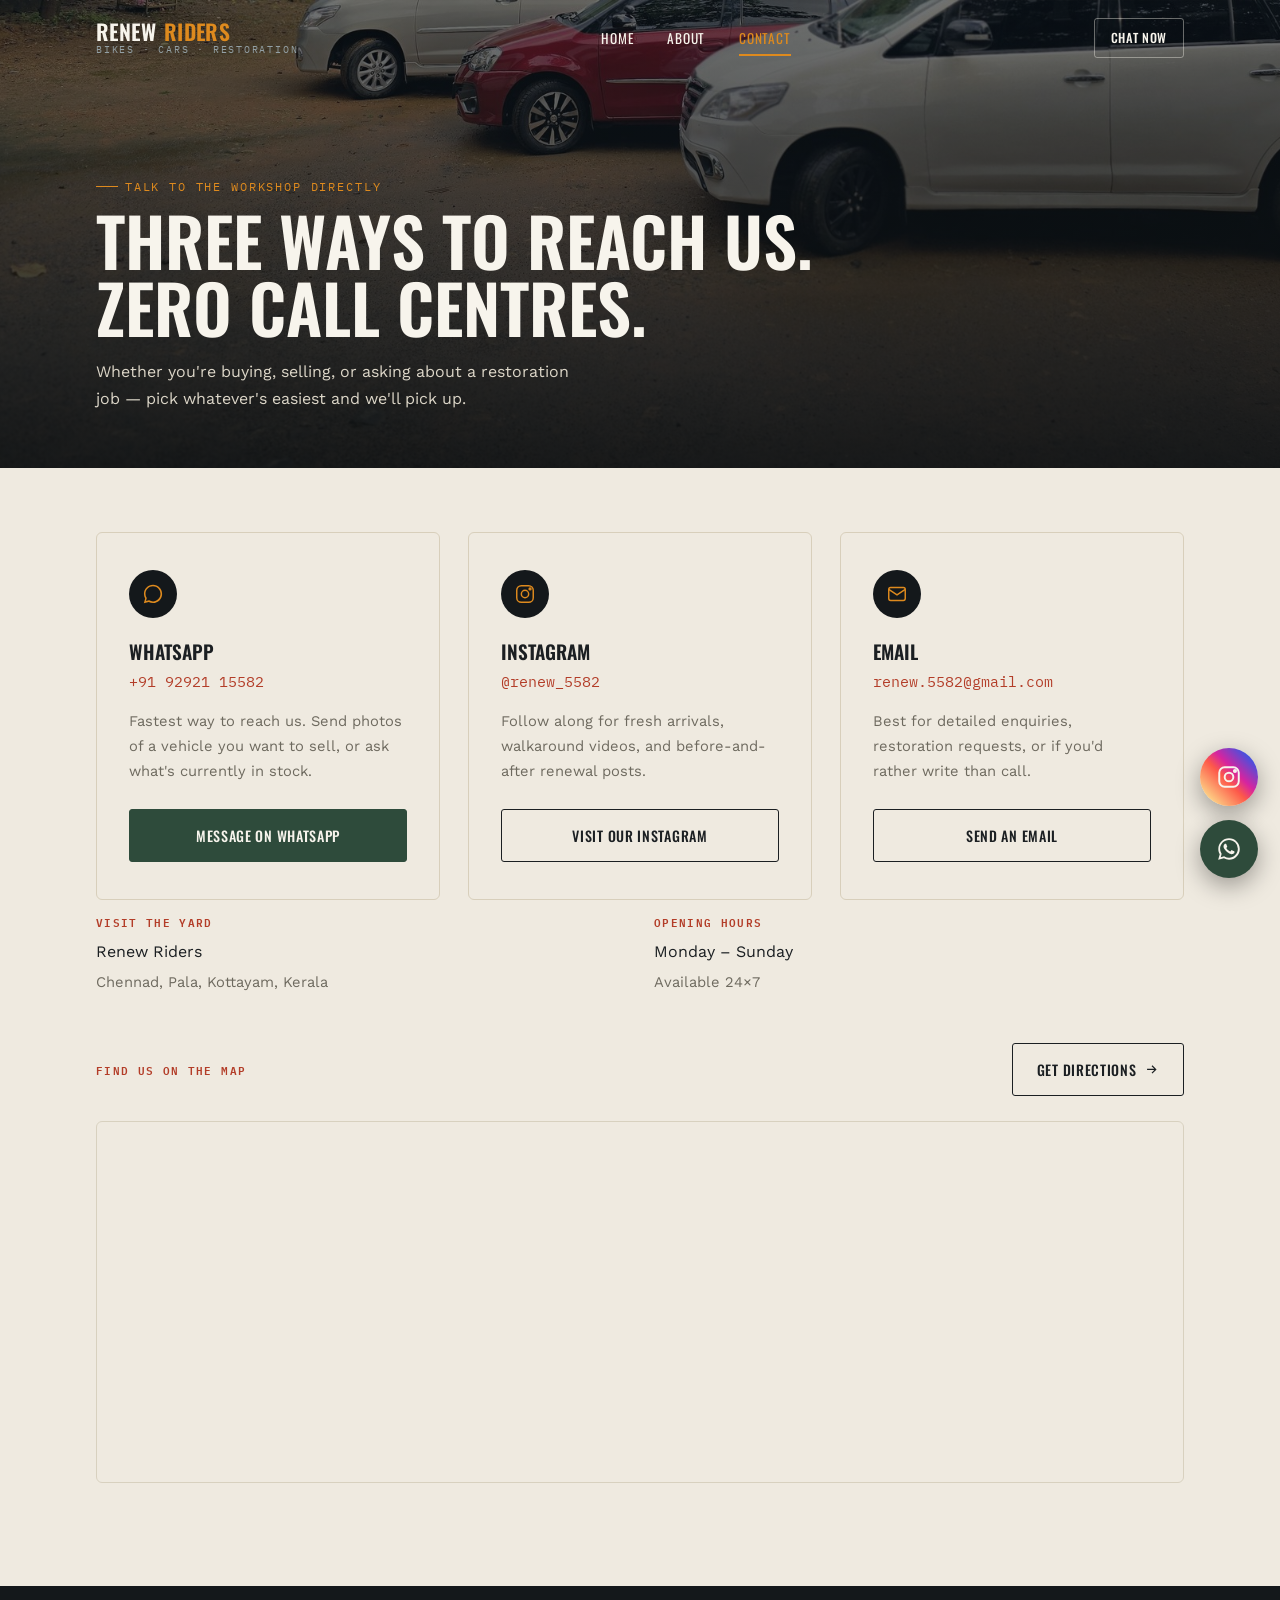
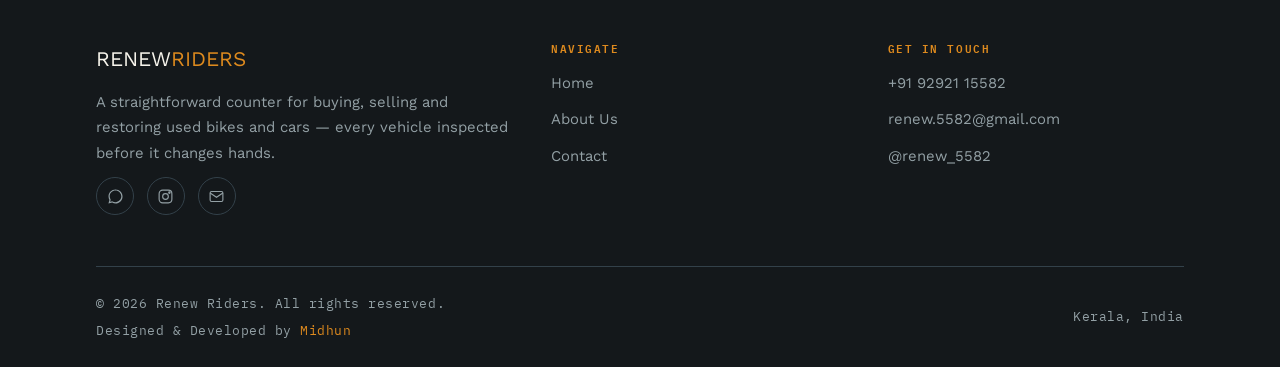
<file: contact.html>
<!DOCTYPE html>
<html lang="en">
<head>
<meta charset="UTF-8">
<meta name="viewport" content="width=device-width, initial-scale=1.0">
<title>Contact Us — Renew Riders</title>
<meta name="description" content="Reach Renew Riders on WhatsApp, Instagram or email to buy a used bike or car, sell your vehicle, or ask about restoration work.">
<link rel="icon" href="assets/favicon.svg" type="image/svg+xml">
<link rel="preconnect" href="https://fonts.googleapis.com">
<link rel="preconnect" href="https://fonts.gstatic.com" crossorigin>
<link href="https://fonts.googleapis.com/css2?family=Oswald:wght@400;500;600;700&family=Work+Sans:wght@400;500;600&family=IBM+Plex+Mono:wght@400;500&display=swap" rel="stylesheet">
<link rel="stylesheet" href="css/style.css">
</head>
<body>

<!-- ============ HEADER ============ -->
<header class="site-header">
  <div class="container">
    <a href="index.html" class="brand">
      <span class="brand-mark">RENEW<span>RIDERS</span></span>
      <span class="brand-tag">Bikes · Cars · Restoration</span>
    </a>
    <nav class="nav-links">
      <a href="index.html">Home</a>
      <a href="about.html">About</a>
      <a href="contact.html" class="is-active">Contact</a>
    </nav>
    <div class="nav-cta">
      <a class="btn btn-ghost-dark" href="https://wa.me/919292115582" target="_blank" rel="noopener">Chat Now</a>
      <button class="nav-toggle" aria-label="Open menu" aria-expanded="false">
        <svg class="icon-burger" viewBox="0 0 24 24" fill="none" stroke="currentColor" stroke-width="1.8"><line x1="3" y1="6" x2="21" y2="6"/><line x1="3" y1="12" x2="21" y2="12"/><line x1="3" y1="18" x2="21" y2="18"/></svg>
        <svg class="icon-close" viewBox="0 0 24 24" fill="none" stroke="currentColor" stroke-width="1.8"><line x1="5" y1="5" x2="19" y2="19"/><line x1="19" y1="5" x2="5" y2="19"/></svg>
      </button>
    </div>
  </div>
</header>

<div class="mobile-drawer">
  <a href="index.html">Home</a>
  <a href="about.html">About</a>
  <a href="contact.html" class="is-active">Contact</a>
  <a class="btn btn-primary" href="https://wa.me/919292115582" target="_blank" rel="noopener">Chat on WhatsApp</a>
</div>

<!-- ============ PAGE HERO ============ -->
<section class="page-hero" style="background-image:url('assets/hero-about.jpg'); padding-bottom:3.5rem;">
  <div class="container">
    <span class="eyebrow on-dark">Talk to the workshop directly</span>
    <h1>Three ways to reach us. Zero call centres.</h1>
    <p>Whether you're buying, selling, or asking about a restoration job — pick whatever's easiest and we'll pick up.</p>
  </div>
</section>

<!-- ============ CONTACT CARDS ============ -->
<section class="section" style="padding-top:4rem;">
  <div class="container">
    <div class="contact-grid">

      <article class="contact-card reveal">
        <span class="c-icon">
          <svg viewBox="0 0 24 24" fill="currentColor"><path d="M12.04 2C6.58 2 2.13 6.45 2.13 11.91c0 1.75.46 3.45 1.32 4.95L2 22l5.29-1.39a9.9 9.9 0 0 0 4.75 1.21h.01c5.46 0 9.9-4.45 9.9-9.91C21.95 6.45 17.5 2 12.04 2zm0 18.06h-.01a8.2 8.2 0 0 1-4.19-1.15l-.3-.18-3.14.82.84-3.06-.2-.31a8.15 8.15 0 0 1-1.26-4.37c0-4.51 3.68-8.19 8.2-8.19 2.19 0 4.25.85 5.8 2.4a8.13 8.13 0 0 1 2.4 5.8c0 4.52-3.68 8.24-8.14 8.24z"/></svg>
        </span>
        <h3>WhatsApp</h3>
        <span class="handle">+91 92921 15582</span>
        <p class="desc">Fastest way to reach us. Send photos of a vehicle you want to sell, or ask what's currently in stock.</p>
        <a class="btn btn-whatsapp btn-block" href="https://wa.me/919292115582" target="_blank" rel="noopener">Message on WhatsApp</a>
      </article>

      <article class="contact-card reveal">
        <span class="c-icon">
          <svg viewBox="0 0 24 24" fill="none" stroke="currentColor" stroke-width="1.6"><rect x="3" y="3" width="18" height="18" rx="5"/><circle cx="12" cy="12" r="4"/><circle cx="17.5" cy="6.5" r="1"/></svg>
        </span>
        <h3>Instagram</h3>
        <span class="handle">@renew_5582</span>
        <p class="desc">Follow along for fresh arrivals, walkaround videos, and before-and-after renewal posts.</p>
        <a class="btn btn-ghost-light btn-block" href="https://www.instagram.com/renew_5582/" target="_blank" rel="noopener">Visit Our Instagram</a>
      </article>

      <article class="contact-card reveal">
        <span class="c-icon">
          <svg viewBox="0 0 24 24" fill="none" stroke="currentColor" stroke-width="1.6"><rect x="3" y="5" width="18" height="14" rx="2"/><path d="M3 7l9 6 9-6"/></svg>
        </span>
        <h3>Email</h3>
        <span class="handle">renew.5582@gmail.com</span>
        <p class="desc">Best for detailed enquiries, restoration requests, or if you'd rather write than call.</p>
        <a class="btn btn-ghost-light btn-block" href="mailto:renew.5582@gmail.com">Send an Email</a>
      </article>

    </div>

    <!-- ============ INFO STRIP ============ -->
    <div class="info-strip info-strip--2col reveal">
      <div class="info-block">
        <h4>Visit the yard</h4>
        <p>Renew Riders</p>
        <p class="muted">Chennad, Pala, Kottayam, Kerala</p>
      </div>
      <div class="info-block">
        <h4>Opening hours</h4>
        <p>Monday – Sunday</p>
        <p class="muted">Available 24×7</p>
      </div>
    </div>

    <!-- ============ MAP ============ -->
    <div class="map-directions reveal">
      <h4>Find us on the map</h4>
      <a class="btn btn-ghost-light" href="https://maps.app.goo.gl/VdTuP3dXV77QJon87" target="_blank" rel="noopener">
        Get Directions
        <svg viewBox="0 0 24 24" fill="none" stroke="currentColor" stroke-width="2"><path d="M5 12h14M13 6l6 6-6 6"/></svg>
      </a>
    </div>
    <div class="map-frame reveal">
      <iframe src="https://www.google.com/maps?q=9.639395,76.811568&z=15&output=embed" loading="lazy" referrerpolicy="no-referrer-when-downgrade" title="Renew Riders location map"></iframe>
    </div>

  </div>
</section>

<!-- ============ FOOTER ============ -->
<footer class="site-footer">
  <div class="container">
    <div class="footer-grid">
      <div class="footer-col">
        <div class="brand-mark">RENEW<span>RIDERS</span></div>
        <p>A straightforward counter for buying, selling and restoring used bikes and cars — every vehicle inspected before it changes hands.</p>
        <div class="footer-social">
          <a href="https://wa.me/919292115582" target="_blank" rel="noopener" aria-label="WhatsApp">
            <svg viewBox="0 0 24 24" fill="currentColor"><path d="M12.04 2C6.58 2 2.13 6.45 2.13 11.91c0 1.75.46 3.45 1.32 4.95L2 22l5.29-1.39a9.9 9.9 0 0 0 4.75 1.21h.01c5.46 0 9.9-4.45 9.9-9.91C21.95 6.45 17.5 2 12.04 2zm0 18.06h-.01a8.2 8.2 0 0 1-4.19-1.15l-.3-.18-3.14.82.84-3.06-.2-.31a8.15 8.15 0 0 1-1.26-4.37c0-4.51 3.68-8.19 8.2-8.19 2.19 0 4.25.85 5.8 2.4a8.13 8.13 0 0 1 2.4 5.8c0 4.52-3.68 8.24-8.14 8.24z"/></svg>
          </a>
          <a href="https://www.instagram.com/renew_5582/" target="_blank" rel="noopener" aria-label="Instagram">
            <svg viewBox="0 0 24 24" fill="none" stroke="currentColor" stroke-width="1.6"><rect x="3" y="3" width="18" height="18" rx="5"/><circle cx="12" cy="12" r="4"/><circle cx="17.5" cy="6.5" r="1"/></svg>
          </a>
          <a href="mailto:renew.5582@gmail.com" aria-label="Email">
            <svg viewBox="0 0 24 24" fill="none" stroke="currentColor" stroke-width="1.6"><rect x="3" y="5" width="18" height="14" rx="2"/><path d="M3 7l9 6 9-6"/></svg>
          </a>
        </div>
      </div>
      <div class="footer-col">
        <h4>Navigate</h4>
        <a href="index.html">Home</a>
        <a href="about.html">About Us</a>
        <a href="contact.html">Contact</a>
      </div>
      <div class="footer-col">
        <h4>Get In Touch</h4>
        <a href="https://wa.me/919292115582" target="_blank" rel="noopener">+91 92921 15582</a>
        <a href="mailto:renew.5582@gmail.com">renew.5582@gmail.com</a>
        <a href="https://www.instagram.com/renew_5582/" target="_blank" rel="noopener">@renew_5582</a>
      </div>
    </div>
    <div class="footer-bottom">
      <span class="f-mono">&copy; <span data-year>2026</span> Renew Riders. All rights reserved.
        <span class="footer-credit">Designed &amp; Developed by <a href="https://www.instagram.com/iam.midhun/" target="_blank" rel="noopener">Midhun</a></span>
      </span>
      <span class="f-mono">Kerala, India</span>
    </div>
  </div>
</footer>

<div class="float-stack">
  <a class="float-btn float-instagram" href="https://www.instagram.com/renew_5582/" target="_blank" rel="noopener" aria-label="Message us on Instagram">
    <svg viewBox="0 0 24 24" fill="none" stroke="currentColor" stroke-width="1.8"><rect x="3" y="3" width="18" height="18" rx="5"/><circle cx="12" cy="12" r="4"/><circle cx="17.5" cy="6.5" r="1"/></svg>
  </a>
  <a class="float-btn float-whatsapp" href="https://wa.me/919292115582" target="_blank" rel="noopener" aria-label="Chat on WhatsApp">
    <svg viewBox="0 0 24 24" fill="currentColor"><path d="M12.04 2C6.58 2 2.13 6.45 2.13 11.91c0 1.75.46 3.45 1.32 4.95L2 22l5.29-1.39a9.9 9.9 0 0 0 4.75 1.21h.01c5.46 0 9.9-4.45 9.9-9.91C21.95 6.45 17.5 2 12.04 2zm0 18.06h-.01a8.2 8.2 0 0 1-4.19-1.15l-.3-.18-3.14.82.84-3.06-.2-.31a8.15 8.15 0 0 1-1.26-4.37c0-4.51 3.68-8.19 8.2-8.19 2.19 0 4.25.85 5.8 2.4a8.13 8.13 0 0 1 2.4 5.8c0 4.52-3.68 8.24-8.14 8.24zm4.5-6.16c-.25-.12-1.47-.72-1.7-.81-.23-.08-.4-.12-.56.13-.17.25-.64.81-.79.97-.14.17-.29.19-.54.06-.25-.12-1.04-.38-1.98-1.22-.73-.65-1.23-1.46-1.37-1.7-.14-.25-.02-.38.11-.51.11-.11.25-.29.37-.43.12-.15.16-.25.24-.42.08-.17.04-.31-.02-.44-.06-.12-.56-1.35-.77-1.85-.2-.48-.41-.42-.56-.43h-.48c-.17 0-.44.06-.67.31s-.88.86-.88 2.1.9 2.44 1.03 2.61c.13.17 1.77 2.7 4.28 3.79.6.26 1.06.41 1.43.53.6.19 1.15.16 1.58.1.48-.07 1.47-.6 1.68-1.18.21-.58.21-1.08.15-1.18-.06-.1-.23-.16-.48-.28z"/></svg>
  </a>
</div>

<script src="js/main.js"></script>
</body>
</html>
</file>
<file: css/style.css>
/* ==========================================================================
   RENEW RIDERS — design tokens
   Concept: a workshop inspection stamp. Every renewed vehicle earns one.
   ========================================================================== */

:root{
  /* --- color --- */
  --ink:        #14181B;   /* primary dark ground */
  --ink-2:      #1E262B;   /* raised dark surface */
  --steel:      #4F6169;   /* muted blue-steel, secondary text on dark */
  --steel-line: #33414A;   /* hairlines on dark */
  --paper:      #EFEAE0;   /* primary light ground */
  --paper-2:    #E4DCCB;   /* raised light surface / cards */
  --paper-line: #D8CFBB;   /* hairlines on light */
  --rust:       #B33D28;   /* primary brand accent — brake-light red */
  --rust-dark:  #932F1D;
  --amber:      #DE8A1E;   /* secondary accent — inspection stamp amber */
  --ink-text:   #1B1F22;
  --muted-on-paper: #6E6A5F;
  --muted-on-ink:   #93A0A5;
  --cream:      #F7F4EC;

  /* --- type --- */
  --f-display: "Oswald", "Arial Narrow", sans-serif;
  --f-body:    "Work Sans", "Segoe UI", sans-serif;
  --f-mono:    "IBM Plex Mono", "Courier New", monospace;

  /* --- layout --- */
  --maxw: 1200px;
  --edge: clamp(1.25rem, 5vw, 3.5rem);
  --radius-sm: 3px;
  --radius-lg: 6px;
}

*, *::before, *::after{ box-sizing: border-box; }
html{ scroll-behavior: smooth; }
body{
  margin: 0;
  background: var(--paper);
  color: var(--ink-text);
  font-family: var(--f-body);
  font-size: 16px;
  line-height: 1.7;
  -webkit-font-smoothing: antialiased;
}
img{ max-width: 100%; display: block; }
a{ color: inherit; text-decoration: none; }
ul{ margin: 0; padding: 0; list-style: none; }
h1,h2,h3,h4{ margin: 0; font-family: var(--f-display); text-transform: uppercase; font-weight: 600; line-height: 1; }
p{ margin: 0; }
button{ font-family: inherit; cursor: pointer; }

::selection{ background: var(--amber); color: var(--ink); }

:focus-visible{
  outline: 2px solid var(--amber);
  outline-offset: 3px;
}

.container{
  max-width: var(--maxw);
  margin: 0 auto;
  padding-left: var(--edge);
  padding-right: var(--edge);
}

.eyebrow{
  display: inline-flex;
  align-items: center;
  gap: .6em;
  font-family: var(--f-mono);
  font-size: .72rem;
  letter-spacing: .16em;
  text-transform: uppercase;
  color: var(--rust);
}
.eyebrow::before{
  content: "";
  width: 22px;
  height: 1px;
  background: var(--rust);
  display: inline-block;
}
.eyebrow.on-dark{ color: var(--amber); }
.eyebrow.on-dark::before{ background: var(--amber); }

/* ==========================================================================
   Buttons
   ========================================================================== */
.btn{
  display: inline-flex;
  align-items: center;
  justify-content: center;
  gap: .55em;
  padding: .95em 1.7em;
  font-family: var(--f-display);
  font-size: .88rem;
  letter-spacing: .05em;
  text-transform: uppercase;
  font-weight: 500;
  border-radius: var(--radius-sm);
  border: 1px solid transparent;
  transition: transform .18s ease, background .18s ease, border-color .18s ease, color .18s ease;
  white-space: nowrap;
}
.btn:hover{ transform: translateY(-2px); }
.btn:active{ transform: translateY(0); }
.btn svg{ width: 1.05em; height: 1.05em; flex: none; }

.btn-primary{ background: var(--rust); color: var(--cream); border-color: var(--rust); }
.btn-primary:hover{ background: var(--rust-dark); border-color: var(--rust-dark); }

.btn-ghost-dark{ background: transparent; color: var(--cream); border-color: rgba(247,244,236,.4); }
.btn-ghost-dark:hover{ border-color: var(--amber); color: var(--amber); }

.btn-ghost-light{ background: transparent; color: var(--ink-text); border-color: var(--ink-text); }
.btn-ghost-light:hover{ border-color: var(--rust); color: var(--rust); }

.btn-whatsapp{ background: #2E4B3B; color: var(--cream); border-color: #2E4B3B; }
.btn-whatsapp:hover{ background: #24392E; border-color: #24392E; }

.btn-instagram{
  background: linear-gradient(45deg,#fdf497 0%,#fdf497 5%,#fd5949 45%,#d6249f 60%,#285AEB 90%);
  color: #fff;
  border-color: transparent;
}
.btn-instagram:hover{ filter: brightness(1.08); background: linear-gradient(45deg,#fdf497 0%,#fdf497 5%,#fd5949 45%,#d6249f 60%,#285AEB 90%); border-color: transparent; }

.btn-block{ width: 100%; }

/* ==========================================================================
   Header / Nav
   ========================================================================== */
.site-header{
  position: fixed;
  top: 0; left: 0; right: 0;
  z-index: 100;
  padding: 1.1rem 0;
  transition: background .25s ease, padding .25s ease, border-color .25s ease;
  border-bottom: 1px solid transparent;
}
.site-header.is-scrolled{
  background: rgba(20,24,27,.92);
  backdrop-filter: blur(6px);
  padding: .75rem 0;
  border-color: var(--steel-line);
}
.site-header .container{
  display: flex;
  align-items: center;
  justify-content: space-between;
  gap: 1.5rem;
}
.brand{
  display: flex;
  flex-direction: column;
  gap: .15rem;
  color: var(--cream);
  line-height: 1;
}
.brand .brand-mark{
  font-family: var(--f-display);
  font-size: 1.35rem;
  font-weight: 600;
  letter-spacing: .02em;
  display: flex;
  align-items: baseline;
  gap: .35em;
}
.brand .brand-mark span{ color: var(--amber); }
.brand .brand-tag{
  font-family: var(--f-mono);
  font-size: .62rem;
  letter-spacing: .18em;
  color: var(--muted-on-ink);
  text-transform: uppercase;
}

.nav-links{
  display: flex;
  align-items: center;
  gap: 2.1rem;
}
.nav-links a{
  font-family: var(--f-display);
  font-size: .84rem;
  letter-spacing: .06em;
  text-transform: uppercase;
  color: var(--cream);
  position: relative;
  padding: .3rem 0;
}
.nav-links a::after{
  content: "";
  position: absolute;
  left: 0; bottom: -2px;
  width: 0; height: 2px;
  background: var(--amber);
  transition: width .2s ease;
}
.nav-links a:hover::after,
.nav-links a.is-active::after{ width: 100%; }
.nav-links a.is-active{ color: var(--amber); }

.nav-cta{ display: flex; align-items: center; gap: 1.1rem; }
.nav-cta .btn{ padding: .7em 1.3em; font-size: .78rem; }

.nav-toggle{
  display: none;
  width: 42px; height: 42px;
  border: 1px solid rgba(247,244,236,.35);
  border-radius: var(--radius-sm);
  background: transparent;
  color: var(--cream);
  align-items: center;
  justify-content: center;
}
.nav-toggle svg{ width: 20px; height: 20px; }
.nav-toggle .icon-close{ display: none; }
.nav-toggle.is-open .icon-burger{ display: none; }
.nav-toggle.is-open .icon-close{ display: block; }

/* ==========================================================================
   Hero
   ========================================================================== */
.hero{
  position: relative;
  min-height: 100svh;
  display: flex;
  align-items: flex-end;
  background-size: cover;
  background-position: center 62%;
  isolation: isolate;
  overflow: hidden;
}
.hero::before{
  content: "";
  position: absolute; inset: 0;
  background:
    linear-gradient(180deg, rgba(15,18,20,.35) 0%, rgba(15,18,20,.35) 30%, rgba(13,16,18,.86) 88%, #12161A 100%),
    linear-gradient(90deg, rgba(13,16,18,.7) 0%, rgba(13,16,18,.15) 55%);
  z-index: 1;
}
.hero-inner{
  position: relative;
  z-index: 2;
  width: 100%;
  padding: 9rem 0 4.5rem;
  color: var(--cream);
}
.hero h1{
  font-size: clamp(2.6rem, 6.4vw, 5.6rem);
  max-width: 15ch;
  margin: .5rem 0 1.3rem;
  letter-spacing: -.01em;
}
.hero h1 em{
  font-style: normal;
  color: var(--amber);
}
.hero-sub{
  max-width: 46ch;
  font-size: 1.05rem;
  color: #DCD6C8;
  margin-bottom: 2.1rem;
}
.hero-actions{ display: flex; gap: 1rem; flex-wrap: wrap; }

.stamp{
  position: absolute;
  right: clamp(1rem, 5vw, 4rem);
  top: clamp(6.5rem, 14vw, 9.5rem);
  z-index: 2;
  width: clamp(108px, 13vw, 150px);
  height: clamp(108px, 13vw, 150px);
  color: var(--cream);
  opacity: .95;
}
.stamp .stamp-spin{
  animation: spin 26s linear infinite;
  transform-origin: 50% 50%;
}
@media (prefers-reduced-motion: reduce){
  .stamp .stamp-spin{ animation: none; }
}
@keyframes spin{ to{ transform: rotate(360deg); } }

/* ==========================================================================
   Sections
   ========================================================================== */
section{ position: relative; }
.section{ padding: clamp(4rem, 8vw, 7rem) 0; }
.section-dark{ background: var(--ink); color: var(--cream); }
.section-paper2{ background: var(--paper-2); }

.section-head{
  display: flex;
  justify-content: space-between;
  align-items: flex-end;
  gap: 2rem;
  margin-bottom: 3rem;
  flex-wrap: wrap;
}
.section-head h2{ font-size: clamp(1.9rem, 3.6vw, 2.9rem); margin-top: .6rem; }
.section-head p{ max-width: 42ch; color: var(--muted-on-paper); }
.on-dark .section-head p{ color: var(--muted-on-ink); }

/* --- reveal on scroll --- */
.reveal{ opacity: 0; transform: translateY(22px); transition: opacity .7s ease, transform .7s ease; }
.reveal.in-view{ opacity: 1; transform: translateY(0); }
@media (prefers-reduced-motion: reduce){
  .reveal{ opacity: 1; transform: none; transition: none; }
}

/* ==========================================================================
   Job-card panels (Buy / Sell)
   ========================================================================== */
.job-panels{
  display: grid;
  grid-template-columns: 1fr 1fr;
  gap: 1.75rem;
}
.job-card{
  position: relative;
  background: var(--paper);
  border: 1px solid var(--paper-line);
  border-radius: var(--radius-lg);
  padding: 2.4rem 2.2rem 2.2rem;
}
.job-card::before{
  content: "";
  position: absolute;
  top: 1.6rem; left: -9px;
  width: 18px; height: 18px;
  border-radius: 50%;
  background: var(--paper-2);
  border: 1px solid var(--paper-line);
}
.job-card .tag-no{
  font-family: var(--f-mono);
  font-size: .72rem;
  letter-spacing: .1em;
  color: var(--rust);
  display: block;
  margin-bottom: .9rem;
}
.job-card h3{
  font-size: 1.55rem;
  margin-bottom: .8rem;
}
.job-card p{
  color: var(--muted-on-paper);
  margin-bottom: 1.6rem;
}
.job-card--dark{ background: var(--ink-2); border-color: var(--steel-line); }
.job-card--dark .tag-no{ color: var(--amber); }
.job-card--dark p{ color: var(--muted-on-ink); }
.job-card--dark h3{ color: var(--cream); }

/* ==========================================================================
   Find It For Me
   ========================================================================== */
.finder-card{
  position: relative;
  max-width: 780px;
  margin: 0 auto;
  background: var(--paper);
  border: 1px solid var(--paper-line);
  border-radius: var(--radius-lg);
  padding: 2.6rem 2.4rem 2.4rem;
}
.finder-card::before{
  content: "";
  position: absolute;
  top: 1.8rem; left: -9px;
  width: 18px; height: 18px;
  border-radius: 50%;
  background: var(--paper-2);
  border: 1px solid var(--paper-line);
}
.finder-grid{
  display: grid;
  grid-template-columns: 1fr 1fr;
  gap: 1.3rem 1.5rem;
  margin-bottom: 1.8rem;
}
.finder-field{ display: flex; flex-direction: column; gap: .5rem; }
.finder-field.full{ grid-column: 1 / -1; }
.finder-field span{
  font-family: var(--f-mono);
  font-size: .68rem;
  letter-spacing: .12em;
  text-transform: uppercase;
  color: var(--rust);
}
.finder-field input, .finder-field select{
  font-family: var(--f-body);
  font-size: .95rem;
  padding: .75em .9em;
  border: 1px solid var(--paper-line);
  border-radius: var(--radius-sm);
  background: var(--cream);
  color: var(--ink-text);
  outline: none;
  transition: border-color .18s ease;
  appearance: none;
  -webkit-appearance: none;
}
.finder-field select{
  background-image: url("data:image/svg+xml,%3Csvg xmlns='http://www.w3.org/2000/svg' viewBox='0 0 24 24' fill='none' stroke='%236E6A5F' stroke-width='2'%3E%3Cpath d='M6 9l6 6 6-6'/%3E%3C/svg%3E");
  background-repeat: no-repeat;
  background-position: right .8em center;
  background-size: 16px;
  padding-right: 2.4em;
}
.finder-field input:focus, .finder-field select:focus{ border-color: var(--rust); }
.finder-field input::placeholder{ color: #A79F8E; }
.finder-note{
  margin-top: 1rem;
  font-size: .8rem;
  color: var(--muted-on-paper);
  text-align: center;
}

/* ==========================================================================
   Category / parts cards
   ========================================================================== */
.cat-grid{
  display: grid;
  grid-template-columns: repeat(3, 1fr);
  gap: 1.5rem;
}
.cat-card{
  background: var(--paper);
  border: 1px solid var(--paper-line);
  border-radius: var(--radius-lg);
  padding: 2rem 1.7rem;
  transition: border-color .2s ease, transform .2s ease;
}
.cat-card:hover{ transform: translateY(-4px); border-color: var(--rust); }
.cat-icon{
  width: 46px; height: 46px;
  color: var(--rust);
  margin-bottom: 1.3rem;
}
.cat-card h3{
  font-size: 1.15rem;
  margin-bottom: .6rem;
}
.cat-card p{ color: var(--muted-on-paper); font-size: .95rem; }

/* ==========================================================================
   Stamp stats
   ========================================================================== */
.stat-row{
  display: grid;
  grid-template-columns: repeat(4, 1fr);
  gap: 1.5rem;
}
.stat{
  border: 1px dashed var(--paper-line);
  border-radius: 50% / 18%;
  text-align: center;
  padding: 1.9rem 1rem;
  transform: rotate(var(--tilt, -1.5deg));
}
.stat:nth-child(2){ --tilt: 1.2deg; }
.stat:nth-child(3){ --tilt: -1deg; }
.stat:nth-child(4){ --tilt: 1.6deg; }
.stat .num{
  font-family: var(--f-mono);
  font-size: clamp(1.7rem, 3vw, 2.3rem);
  color: var(--rust);
  display: block;
}
.stamp-copy{
  max-width: 62ch;
  font-size: 1.08rem;
  line-height: 1.75;
  color: var(--muted-on-paper);
  margin-top: -1rem;
}
.stat .label{
  font-family: var(--f-mono);
  font-size: .68rem;
  letter-spacing: .1em;
  text-transform: uppercase;
  color: var(--muted-on-paper);
  display: block;
  margin-top: .4rem;
}

/* ==========================================================================
   CTA band
   ========================================================================== */
.cta-band{
  background: var(--ink);
  color: var(--cream);
  border-top: 1px solid var(--steel-line);
  border-bottom: 1px solid var(--steel-line);
}
.cta-band .container{
  display: flex;
  align-items: center;
  justify-content: space-between;
  gap: 2rem;
  flex-wrap: wrap;
  padding-top: clamp(3rem, 6vw, 4.5rem);
  padding-bottom: clamp(3rem, 6vw, 4.5rem);
}
.cta-band h2{ font-size: clamp(1.7rem, 3.4vw, 2.5rem); max-width: 16ch; }
.cta-actions{ display: flex; gap: 1rem; flex-wrap: wrap; }

/* ==========================================================================
   Footer
   ========================================================================== */
.site-footer{
  background: var(--ink);
  color: var(--muted-on-ink);
  padding: 3.5rem 0 1.6rem;
}
.footer-grid{
  display: grid;
  grid-template-columns: 1.4fr 1fr 1fr;
  gap: 2.5rem;
  padding-bottom: 2.5rem;
  border-bottom: 1px solid var(--steel-line);
}
.footer-grid .brand-mark{ color: var(--cream); font-size: 1.3rem; margin-bottom: .8rem; }
.footer-grid .brand-mark span{ color: var(--amber); }
.footer-col h4{
  font-family: var(--f-mono);
  font-size: .7rem;
  letter-spacing: .14em;
  color: var(--amber);
  margin-bottom: 1.1rem;
  text-transform: uppercase;
}
.footer-col p, .footer-col a{ display: block; color: var(--muted-on-ink); margin-bottom: .7rem; font-size: .93rem; }
.footer-col a:hover{ color: var(--amber); }
.footer-social{ display: flex; gap: .8rem; margin-top: .3rem; }
.footer-social a{
  width: 38px; height: 38px;
  border: 1px solid var(--steel-line);
  border-radius: 50%;
  display: flex; align-items: center; justify-content: center;
  transition: border-color .2s ease, color .2s ease;
}
.footer-social a svg{ width: 17px; height: 17px; }
.footer-social a:hover{ border-color: var(--amber); color: var(--amber); }
.footer-bottom{
  display: flex;
  justify-content: space-between;
  align-items: center;
  padding-top: 1.6rem;
  font-size: .8rem;
  flex-wrap: wrap;
  gap: .6rem;
}
.footer-bottom .f-mono{ font-family: var(--f-mono); letter-spacing: .04em; }
.footer-credit{ display: block; margin-top: .35rem; color: var(--muted-on-ink); }
.footer-credit a{ color: var(--amber); }
.footer-credit a:hover{ text-decoration: underline; }

/* ==========================================================================
   Floating WhatsApp button
   ========================================================================== */
.float-stack{
  position: fixed;
  right: 1.4rem;
  bottom: 1.4rem;
  z-index: 90;
  display: flex;
  flex-direction: column;
  align-items: center;
  gap: .85rem;
}
.float-btn{
  width: 58px; height: 58px;
  border-radius: 50%;
  color: var(--cream);
  display: flex; align-items: center; justify-content: center;
  box-shadow: 0 8px 24px rgba(0,0,0,.35);
  transition: transform .2s ease, filter .2s ease, background .2s ease;
}
.float-btn:hover{ transform: translateY(-3px) scale(1.04); }
.float-btn svg{ width: 26px; height: 26px; }
.float-btn.float-whatsapp{ background: #2E4B3B; }
.float-btn.float-whatsapp:hover{ background: #24392E; }
.float-btn.float-instagram{
  background: linear-gradient(45deg,#fdf497 0%,#fdf497 5%,#fd5949 45%,#d6249f 60%,#285AEB 90%);
}
.float-btn.float-instagram:hover{ filter: brightness(1.1); }

@media (max-width: 720px){
  .float-btn{ width: 50px; height: 50px; }
  .float-btn svg{ width: 22px; height: 22px; }
}

/* ==========================================================================
   Inner page hero (About / Contact)
   ========================================================================== */
.page-hero{
  position: relative;
  padding: 10.5rem 0 5rem;
  background-size: cover;
  background-position: center 55%;
  color: var(--cream);
  isolation: isolate;
}
.page-hero::before{
  content: "";
  position: absolute; inset: 0;
  background: linear-gradient(180deg, rgba(14,17,19,.55), rgba(14,17,19,.93));
  z-index: 1;
}
.page-hero .container{ position: relative; z-index: 2; }
.page-hero h1{ font-size: clamp(2.4rem, 5.6vw, 4.2rem); margin-top: .6rem; max-width: 20ch; }
.page-hero p{ max-width: 50ch; color: #DCD6C8; margin-top: 1.1rem; }

/* ==========================================================================
   About page specifics
   ========================================================================== */
.split{
  display: grid;
  grid-template-columns: .9fr 1.1fr;
  gap: 3.5rem;
  align-items: center;
}
.split .lede{
  font-family: var(--f-display);
  font-size: clamp(1.4rem, 2.4vw, 1.9rem);
  text-transform: none;
  font-weight: 500;
  line-height: 1.35;
  color: var(--ink-text);
}
.split .lede em{ color: var(--rust); font-style: normal; }
.split .body-copy p + p{ margin-top: 1.1rem; }
.split .body-copy{ color: var(--muted-on-paper); }

.value-list{ margin-top: 2rem; display: grid; gap: 1.2rem; }
.value-list li{ display: flex; gap: .9rem; align-items: flex-start; }
.value-list .chk{
  flex: none;
  width: 22px; height: 22px;
  border-radius: 50%;
  border: 1px solid var(--rust);
  color: var(--rust);
  display: flex; align-items: center; justify-content: center;
  margin-top: .15rem;
}
.value-list .chk svg{ width: 12px; height: 12px; }
.value-list strong{ display: block; font-family: var(--f-display); text-transform: uppercase; font-size: .95rem; letter-spacing: .02em; }
.value-list span{ color: var(--muted-on-paper); font-size: .93rem; }

.process{
  display: grid;
  grid-template-columns: repeat(4, 1fr);
  gap: 0;
  counter-reset: step;
  position: relative;
}
.process::before{
  content: "";
  position: absolute;
  top: 26px; left: 6%; right: 6%;
  height: 1px;
  background: repeating-linear-gradient(90deg, var(--steel-line) 0 10px, transparent 10px 18px);
  z-index: 0;
}
.step{ position: relative; padding: 0 1.2rem; text-align: left; }
.step-num{
  counter-increment: step;
  width: 52px; height: 52px;
  border-radius: 50%;
  background: var(--ink);
  color: var(--amber);
  font-family: var(--f-mono);
  font-size: 1.1rem;
  display: flex; align-items: center; justify-content: center;
  margin-bottom: 1.3rem;
  position: relative;
  z-index: 1;
  border: 1px solid var(--steel-line);
}
.step-num::before{ content: counter(step, decimal-leading-zero); }
.step h4{ font-size: 1.05rem; margin-bottom: .55rem; color: var(--cream); }
.step p{ color: var(--muted-on-ink); font-size: .9rem; }

.team-quote{
  border-left: 3px solid var(--rust);
  padding-left: 1.6rem;
  margin-top: 2.2rem;
}
.team-quote p{ font-family: var(--f-display); font-size: 1.15rem; text-transform: none; font-weight: 400; }
.team-quote span{ display: block; margin-top: .6rem; font-family: var(--f-mono); font-size: .78rem; color: var(--muted-on-paper); letter-spacing: .04em; }

.story-tagline{
  margin-top: 1.7rem;
  font-family: var(--f-display);
  font-size: 1.15rem;
  text-transform: uppercase;
  letter-spacing: .03em;
  color: var(--rust);
  padding-top: 1.4rem;
  border-top: 1px solid var(--paper-line);
}

/* ==========================================================================
   Contact page
   ========================================================================== */
.contact-grid{
  display: grid;
  grid-template-columns: repeat(3, 1fr);
  gap: 1.75rem;
}
.contact-card{
  background: var(--paper);
  border: 1px solid var(--paper-line);
  border-radius: var(--radius-lg);
  padding: 2.3rem 2rem;
  position: relative;
  transition: transform .2s ease, border-color .2s ease;
  display: flex;
  flex-direction: column;
  height: 100%;
}
.contact-card:hover{ transform: translateY(-4px); border-color: var(--rust); }
.contact-card .c-icon{
  width: 48px; height: 48px;
  border-radius: 50%;
  display: flex; align-items: center; justify-content: center;
  background: var(--ink);
  color: var(--amber);
  margin-bottom: 1.5rem;
}
.contact-card .c-icon svg{ width: 22px; height: 22px; }
.contact-card h3{ font-size: 1.2rem; margin-bottom: .5rem; }
.contact-card .handle{
  font-family: var(--f-mono);
  font-size: .92rem;
  color: var(--rust);
  margin-bottom: .9rem;
  word-break: break-word;
}
.contact-card p.desc{ color: var(--muted-on-paper); font-size: .92rem; margin-bottom: 1.6rem; flex-grow: 1; }

.info-strip{
  display: grid;
  grid-template-columns: repeat(3, 1fr);
  gap: 1.75rem;
  margin-top: 1rem;
}
.info-strip--2col{ grid-template-columns: repeat(2, 1fr); }
.info-block h4{
  font-family: var(--f-mono);
  font-size: .7rem;
  letter-spacing: .12em;
  color: var(--rust);
  margin-bottom: .7rem;
  text-transform: uppercase;
}
.info-block p{ color: var(--ink-text); }
.info-block .muted{ color: var(--muted-on-paper); font-size: .92rem; margin-top: .3rem; }

.map-frame{
  border: 1px solid var(--paper-line);
  border-radius: var(--radius-lg);
  overflow: hidden;
  margin-top: 3rem;
  filter: grayscale(.15) contrast(1.02);
}
.map-frame iframe{ width: 100%; height: 360px; border: 0; display: block; }
.map-directions{
  display: flex;
  align-items: center;
  justify-content: space-between;
  gap: 1rem;
  flex-wrap: wrap;
  margin-top: 3rem;
  margin-bottom: -1.4rem;
}
.map-directions h4{
  font-family: var(--f-mono);
  font-size: .7rem;
  letter-spacing: .12em;
  color: var(--rust);
  text-transform: uppercase;
}

/* ==========================================================================
   Responsive
   ========================================================================== */
@media (max-width: 980px){
  .job-panels{ grid-template-columns: 1fr; }
  .cat-grid{ grid-template-columns: 1fr 1fr; }
  .stat-row{ grid-template-columns: 1fr 1fr; }
  .footer-grid{ grid-template-columns: 1fr 1fr; }
  .split{ grid-template-columns: 1fr; gap: 2.2rem; }
  .process{ grid-template-columns: 1fr 1fr; row-gap: 2.4rem; }
  .process::before{ display: none; }
  .contact-grid{ grid-template-columns: 1fr; }
  .info-strip{ grid-template-columns: 1fr; }
  .info-strip--2col{ grid-template-columns: 1fr; }

  .btn{ padding: .78em 1.4em; font-size: .78rem; }
  .hero-actions{ gap: .7rem; }
}

@media (max-width: 720px){
  .nav-links, .nav-cta .btn-ghost-dark{ display: none; }
  .nav-toggle{ display: flex; }
  .nav-cta{ gap: .7rem; }
  .cat-grid{ grid-template-columns: 1fr; }
  .stat-row{ grid-template-columns: 1fr 1fr; }
  .footer-grid{ grid-template-columns: 1fr; gap: 2rem; }
  .cta-band .container{ flex-direction: column; align-items: flex-start; }
  .stamp{ width: 90px; height: 90px; top: 6rem; }
  .hero{ background-image: url('../assets/hero-mobile.jpg') !important; background-position: center 78%; }

  .btn{ padding: .68em 1.15em; font-size: .72rem; gap: .45em; }
  .hero-actions{ gap: .6rem; }
  .cta-actions{ gap: .6rem; }
  .finder-card{ padding: 2rem 1.4rem 1.8rem; }
  .finder-grid{ grid-template-columns: 1fr; }
}

/* Mobile nav drawer */
.mobile-drawer{
  position: fixed;
  inset: 0;
  background: rgba(14,17,19,.98);
  z-index: 99;
  display: flex;
  flex-direction: column;
  align-items: center;
  justify-content: center;
  gap: 2.2rem;
  opacity: 0;
  pointer-events: none;
  transition: opacity .25s ease;
}
.mobile-drawer.is-open{ opacity: 1; pointer-events: auto; }
.mobile-drawer a{
  font-family: var(--f-display);
  font-size: 1.6rem;
  text-transform: uppercase;
  color: var(--cream);
  letter-spacing: .04em;
}
.mobile-drawer a.is-active{ color: var(--amber); }
.mobile-drawer .btn{ margin-top: 1rem; }
</file>
